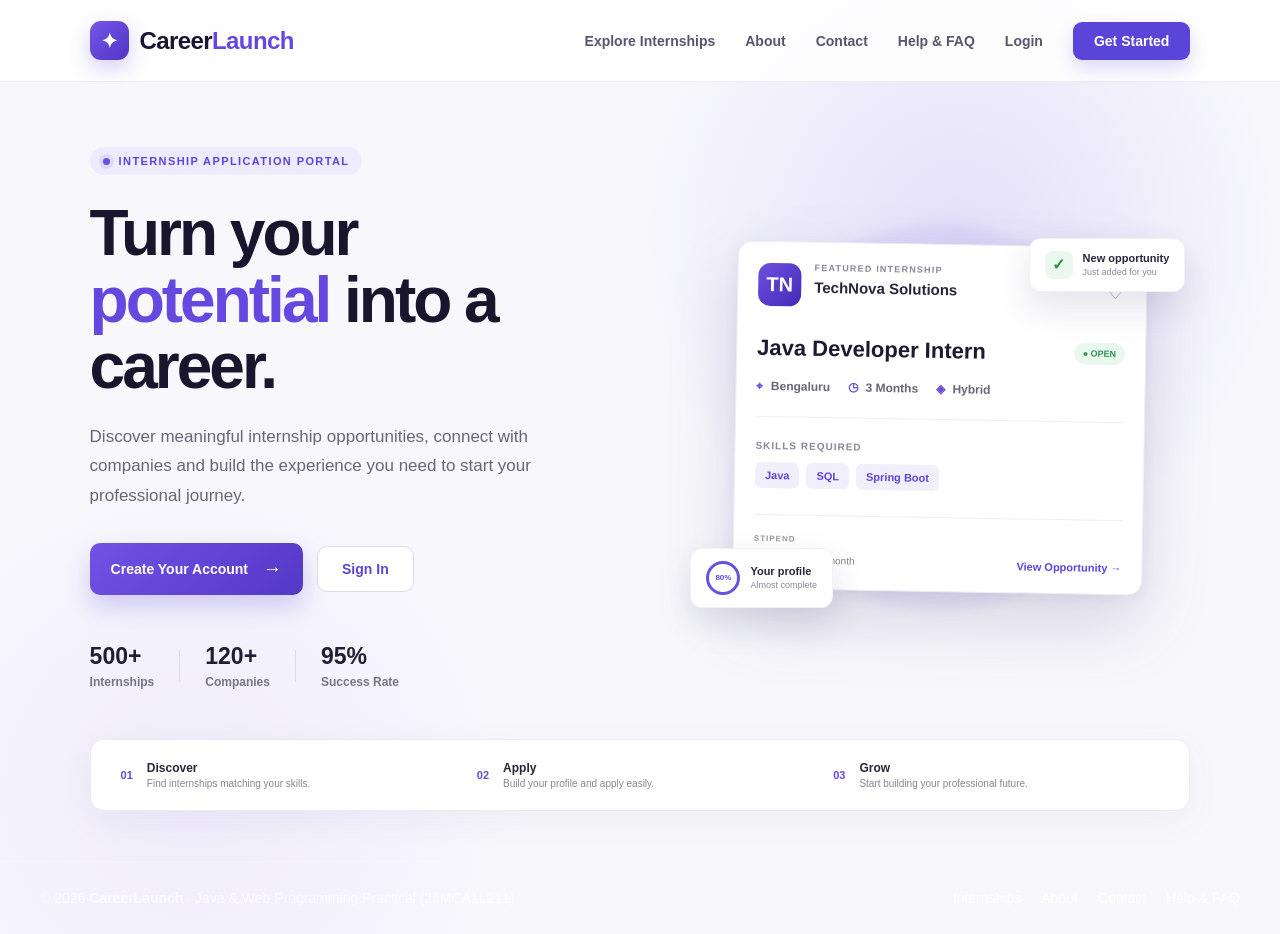
<file: out/web/index.html>
<!DOCTYPE html>
<html lang="en">

<head>
    <meta charset="UTF-8">
    <meta name="viewport" content="width=device-width, initial-scale=1.0">

    <title>CareerLaunch | Internship Portal</title>

    <link rel="stylesheet" href="css/style.css">
</head>

<body>

    <!-- =========================
         LANDING PAGE
         ========================= -->

    <div class="landing-page">

        <!-- Navigation -->
        <header class="landing-nav">

            <a href="index.html" class="landing-brand">
                <span class="landing-brand-icon">✦</span>
                <span>Career<span>Launch</span></span>
            </a>

            <nav class="landing-menu">
                <a href="internships.jsp">Explore Internships</a>
                <a href="about.jsp">About</a>
                <a href="contact.jsp">Contact</a>
                <a href="help.jsp">Help &amp; FAQ</a>
                <a href="login.html">Login</a>

                <a href="register.html" class="landing-register">
                    Get Started
                </a>
            </nav>

        </header>


        <!-- =========================
             HERO SECTION
             ========================= -->

        <main class="landing-hero">

            <div class="landing-hero-content">

                <div class="landing-label">
                    <span class="label-dot"></span>
                    INTERNSHIP APPLICATION PORTAL
                </div>

                <h1>
                    Turn your
                    <span>potential</span>
                    into a career.
                </h1>

                <p class="landing-description">
                    Discover meaningful internship opportunities,
                    connect with companies and build the experience
                    you need to start your professional journey.
                </p>

                <div class="landing-actions">

                    <a href="register.html" class="landing-primary">
                        Create Your Account
                        <span>→</span>
                    </a>

                    <a href="login.html" class="landing-secondary">
                        Sign In
                    </a>

                </div>

                <!-- Stats -->
                <div class="landing-stats">

                    <div class="landing-stat">
                        <strong>500+</strong>
                        <span>Internships</span>
                    </div>

                    <div class="stat-line"></div>

                    <div class="landing-stat">
                        <strong>120+</strong>
                        <span>Companies</span>
                    </div>

                    <div class="stat-line"></div>

                    <div class="landing-stat">
                        <strong>95%</strong>
                        <span>Success Rate</span>
                    </div>

                </div>

            </div>


            <!-- =========================
                 INTERNSHIP PREVIEW
                 ========================= -->

            <div class="landing-visual">

                <div class="visual-glow"></div>

                <div class="internship-card">

                    <div class="card-header">

                        <div class="company-logo">
                            TN
                        </div>

                        <div>
                            <span class="featured-text">
                                FEATURED INTERNSHIP
                            </span>

                            <h3>TechNova Solutions</h3>
                        </div>

                        <span class="save-icon">♡</span>

                    </div>


                    <div class="internship-title">

                        <h2>Java Developer Intern</h2>

                        <span class="open-badge">
                            ● OPEN
                        </span>

                    </div>


                    <div class="internship-info">

                        <div>
                            <span class="info-icon">⌖</span>
                            Bengaluru
                        </div>

                        <div>
                            <span class="info-icon">◷</span>
                            3 Months
                        </div>

                        <div>
                            <span class="info-icon">◈</span>
                            Hybrid
                        </div>

                    </div>


                    <div class="card-divider"></div>


                    <p class="required-title">
                        Skills Required
                    </p>

                    <div class="skill-list">

                        <span>Java</span>
                        <span>SQL</span>
                        <span>Spring Boot</span>

                    </div>


                    <div class="card-footer">

                        <div>
                            <small>STIPEND</small>
                            <strong>₹15,000 <span>/ month</span></strong>
                        </div>

                        <a href="internships.jsp">
                            View Opportunity →
                        </a>

                    </div>

                </div>


                <!-- Floating notification -->

                <div class="floating-card floating-top">

                    <div class="floating-icon">
                        ✓
                    </div>

                    <div>
                        <strong>New opportunity</strong>
                        <span>Just added for you</span>
                    </div>

                </div>


                <!-- Floating application status -->

                <div class="floating-card floating-bottom">

                    <div class="progress-circle">
                        80%
                    </div>

                    <div>
                        <strong>Your profile</strong>
                        <span>Almost complete</span>
                    </div>

                </div>

            </div>

        </main>


        <!-- =========================
             BOTTOM FEATURES
             ========================= -->

        <section class="landing-features" id="opportunities">

            <div class="feature-item">
                <div class="feature-number">01</div>
                <div>
                    <strong>Discover</strong>
                    <span>Find internships matching your skills.</span>
                </div>
            </div>

            <div class="feature-item">
                <div class="feature-number">02</div>
                <div>
                    <strong>Apply</strong>
                    <span>Build your profile and apply easily.</span>
                </div>
            </div>

            <div class="feature-item">
                <div class="feature-number">03</div>
                <div>
                    <strong>Grow</strong>
                    <span>Start building your professional future.</span>
                </div>
            </div>

        </section>


        <!-- =========================
             FOOTER
             ========================= -->

        <footer style="margin-top: 50px; padding: 28px 40px; border-top: 1px solid rgba(255,255,255,0.15); display: flex; flex-wrap: wrap; justify-content: space-between; align-items: center; color: rgba(255,255,255,0.7); font-size: 14px;">
            <div>
                © 2026 <strong>CareerLaunch</strong> · Java &amp; Web Programming Practical (26MCA1L211)
            </div>
            <div style="display: flex; gap: 20px;">
                <a href="internships.jsp" style="color: rgba(255,255,255,0.85); text-decoration: none;">Internships</a>
                <a href="about.jsp" style="color: rgba(255,255,255,0.85); text-decoration: none;">About</a>
                <a href="contact.jsp" style="color: rgba(255,255,255,0.85); text-decoration: none;">Contact</a>
                <a href="help.jsp" style="color: rgba(255,255,255,0.85); text-decoration: none;">Help &amp; FAQ</a>
            </div>
        </footer>

    </div>

</body>
</html>
</file>
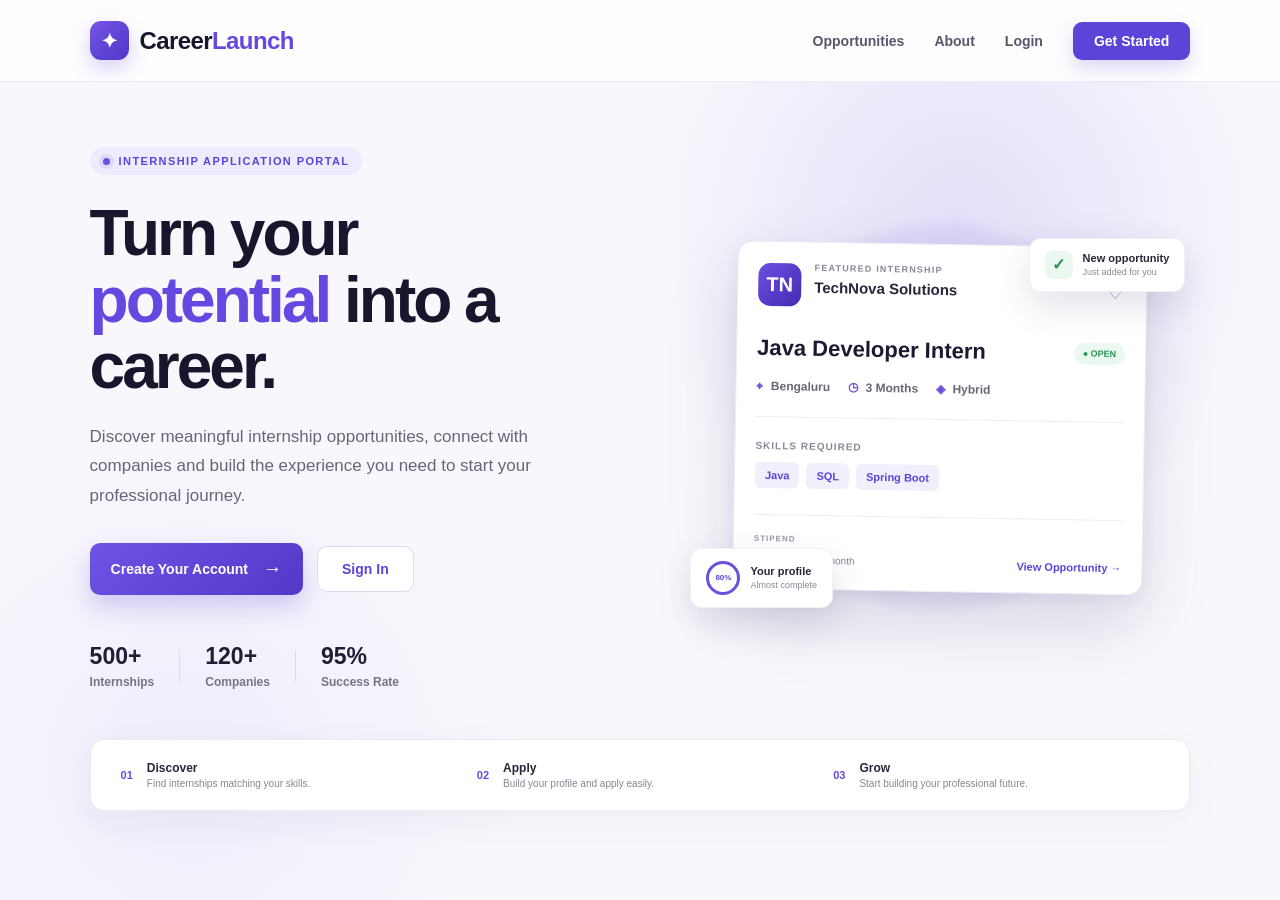
<file: src/web/index.html>
<!DOCTYPE html>
<html lang="en">

<head>
    <meta charset="UTF-8">
    <meta name="viewport" content="width=device-width, initial-scale=1.0">

    <title>CareerLaunch | Internship Portal</title>

    <link rel="stylesheet" href="css/style.css">
</head>

<body>

    <!-- =========================
         LANDING PAGE
         ========================= -->

    <div class="landing-page">

        <!-- Navigation -->
        <header class="landing-nav">

            <a href="index.html" class="landing-brand">
                <span class="landing-brand-icon">✦</span>
                <span>Career<span>Launch</span></span>
            </a>

            <nav class="landing-menu">
                <a href="#opportunities">Opportunities</a>
                <a href="#about">About</a>
                <a href="login.html">Login</a>

                <a href="register.html" class="landing-register">
                    Get Started
                </a>
            </nav>

        </header>


        <!-- =========================
             HERO SECTION
             ========================= -->

        <main class="landing-hero">

            <div class="landing-hero-content">

                <div class="landing-label">
                    <span class="label-dot"></span>
                    INTERNSHIP APPLICATION PORTAL
                </div>

                <h1>
                    Turn your
                    <span>potential</span>
                    into a career.
                </h1>

                <p class="landing-description">
                    Discover meaningful internship opportunities,
                    connect with companies and build the experience
                    you need to start your professional journey.
                </p>

                <div class="landing-actions">

                    <a href="register.html" class="landing-primary">
                        Create Your Account
                        <span>→</span>
                    </a>

                    <a href="login.html" class="landing-secondary">
                        Sign In
                    </a>

                </div>

                <!-- Stats -->
                <div class="landing-stats">

                    <div class="landing-stat">
                        <strong>500+</strong>
                        <span>Internships</span>
                    </div>

                    <div class="stat-line"></div>

                    <div class="landing-stat">
                        <strong>120+</strong>
                        <span>Companies</span>
                    </div>

                    <div class="stat-line"></div>

                    <div class="landing-stat">
                        <strong>95%</strong>
                        <span>Success Rate</span>
                    </div>

                </div>

            </div>


            <!-- =========================
                 INTERNSHIP PREVIEW
                 ========================= -->

            <div class="landing-visual">

                <div class="visual-glow"></div>

                <div class="internship-card">

                    <div class="card-header">

                        <div class="company-logo">
                            TN
                        </div>

                        <div>
                            <span class="featured-text">
                                FEATURED INTERNSHIP
                            </span>

                            <h3>TechNova Solutions</h3>
                        </div>

                        <span class="save-icon">♡</span>

                    </div>


                    <div class="internship-title">

                        <h2>Java Developer Intern</h2>

                        <span class="open-badge">
                            ● OPEN
                        </span>

                    </div>


                    <div class="internship-info">

                        <div>
                            <span class="info-icon">⌖</span>
                            Bengaluru
                        </div>

                        <div>
                            <span class="info-icon">◷</span>
                            3 Months
                        </div>

                        <div>
                            <span class="info-icon">◈</span>
                            Hybrid
                        </div>

                    </div>


                    <div class="card-divider"></div>


                    <p class="required-title">
                        Skills Required
                    </p>

                    <div class="skill-list">

                        <span>Java</span>
                        <span>SQL</span>
                        <span>Spring Boot</span>

                    </div>


                    <div class="card-footer">

                        <div>
                            <small>STIPEND</small>
                            <strong>₹15,000 <span>/ month</span></strong>
                        </div>

                        <a href="login.html">
                            View Opportunity →
                        </a>

                    </div>

                </div>


                <!-- Floating notification -->

                <div class="floating-card floating-top">

                    <div class="floating-icon">
                        ✓
                    </div>

                    <div>
                        <strong>New opportunity</strong>
                        <span>Just added for you</span>
                    </div>

                </div>


                <!-- Floating application status -->

                <div class="floating-card floating-bottom">

                    <div class="progress-circle">
                        80%
                    </div>

                    <div>
                        <strong>Your profile</strong>
                        <span>Almost complete</span>
                    </div>

                </div>

            </div>

        </main>


        <!-- =========================
             BOTTOM FEATURES
             ========================= -->

        <section class="landing-features" id="opportunities">

            <div class="feature-item">
                <div class="feature-number">01</div>
                <div>
                    <strong>Discover</strong>
                    <span>Find internships matching your skills.</span>
                </div>
            </div>

            <div class="feature-item">
                <div class="feature-number">02</div>
                <div>
                    <strong>Apply</strong>
                    <span>Build your profile and apply easily.</span>
                </div>
            </div>

            <div class="feature-item">
                <div class="feature-number">03</div>
                <div>
                    <strong>Grow</strong>
                    <span>Start building your professional future.</span>
                </div>
            </div>

        </section>

    </div>

</body>
</html>
</file>
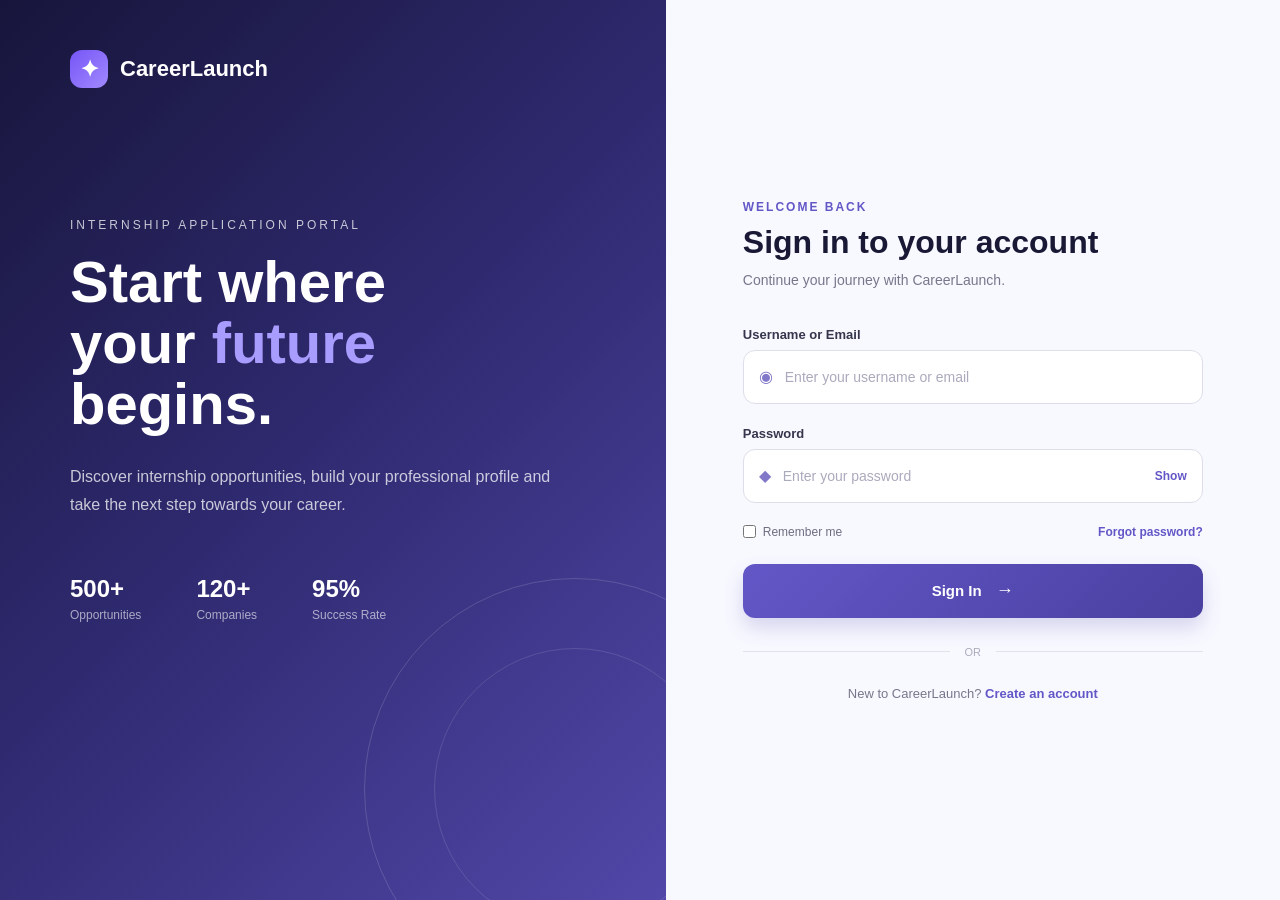
<file: out/web/login.html>
<!DOCTYPE html>
<html lang="en">
<head>
    <meta charset="UTF-8">
    <meta name="viewport" content="width=device-width, initial-scale=1.0">
    <meta http-equiv="Cache-Control" content="no-cache, no-store, must-revalidate">
    <meta http-equiv="Pragma" content="no-cache">
    <meta http-equiv="Expires" content="0">
    <title>CareerLaunch | Login</title>

    <link rel="stylesheet" href="css/style.css">
</head>

<body>

    <div class="login-container">

        <!-- Left Career Section -->
        <div class="career-section">

            <div class="brand">
                <div class="brand-icon">✦</div>
                <span>CareerLaunch</span>
            </div>

            <div class="career-content">
                <p class="small-title">INTERNSHIP APPLICATION PORTAL</p>

                <h1>
                    Start where<br>
                    your <span>future</span><br>
                    begins.
                </h1>

                <p class="description">
                    Discover internship opportunities, build your
                    professional profile and take the next step
                    towards your career.
                </p>

                <div class="career-stats">
                    <div>
                        <strong>500+</strong>
                        <span>Opportunities</span>
                    </div>

                    <div>
                        <strong>120+</strong>
                        <span>Companies</span>
                    </div>

                    <div>
                        <strong>95%</strong>
                        <span>Success Rate</span>
                    </div>
                </div>
            </div>

        </div>


        <!-- Login Section -->
        <div class="login-section">

            <div class="login-card">

                <div class="welcome">
                    <p>WELCOME BACK</p>

                    <h2>Sign in to your account</h2>

                    <span>
                        Continue your journey with CareerLaunch.
                    </span>
                </div>

                <!-- Server Feedback Notification Banners -->
                <div id="serverSuccessMessage" style="display: none; background: #dcfce7; color: #166534; border: 1px solid #86efac; padding: 12px 16px; border-radius: 8px; margin-bottom: 20px; font-size: 14px; font-weight: 600;"></div>
                <div id="serverErrorMessage" style="display: none; background: #fee2e2; color: #b91c1c; border: 1px solid #f87171; padding: 12px 16px; border-radius: 8px; margin-bottom: 20px; font-size: 14px; font-weight: 600;"></div>
                <div id="serverLogoutMessage" style="display: none; background: #eff6ff; color: #1e40af; border: 1px solid #93c5fd; padding: 12px 16px; border-radius: 8px; margin-bottom: 20px; font-size: 14px; font-weight: 600;"></div>

                <form id="loginForm" action="LoginServlet" method="POST">

                    <!-- Username -->
                    <div class="input-group">
                        <label for="username">Username or Email</label>

                        <div class="input-box">
                            <span class="input-icon">◉</span>

                            <input
                                type="text"
                                id="username"
                                name="username"
                                placeholder="Enter your username or email"
                            >
                        </div>

                        <small id="usernameError"></small>
                    </div>


                    <!-- Password -->
                    <div class="input-group">
                        <label for="password">Password</label>

                        <div class="input-box">
                            <span class="input-icon">◆</span>

                            <input
                                type="password"
                                id="password"
                                name="password"
                                placeholder="Enter your password"
                            >

                            <button
                                type="button"
                                class="show-password"
                                onclick="togglePassword()">
                                Show
                            </button>
                        </div>

                        <small id="passwordError"></small>
                    </div>


                    <!-- Options -->
                    <div class="login-options">

                        <label class="remember">
                            <input type="checkbox">
                            <span>Remember me</span>
                        </label>

                        <a href="#">Forgot password?</a>

                    </div>


                    <!-- Login Button -->
                    <button type="submit" class="login-button">
                        Sign In
                        <span>→</span>
                    </button>

                </form>


                <div class="divider">
                    <span>OR</span>
                </div>


                <p class="register-link">
                    New to CareerLaunch?
                    <a href="register.html">Create an account</a>
                </p>

            </div>

        </div>

    </div>


    <script src="js/validation.js"></script>

</body>
</html>
</file>
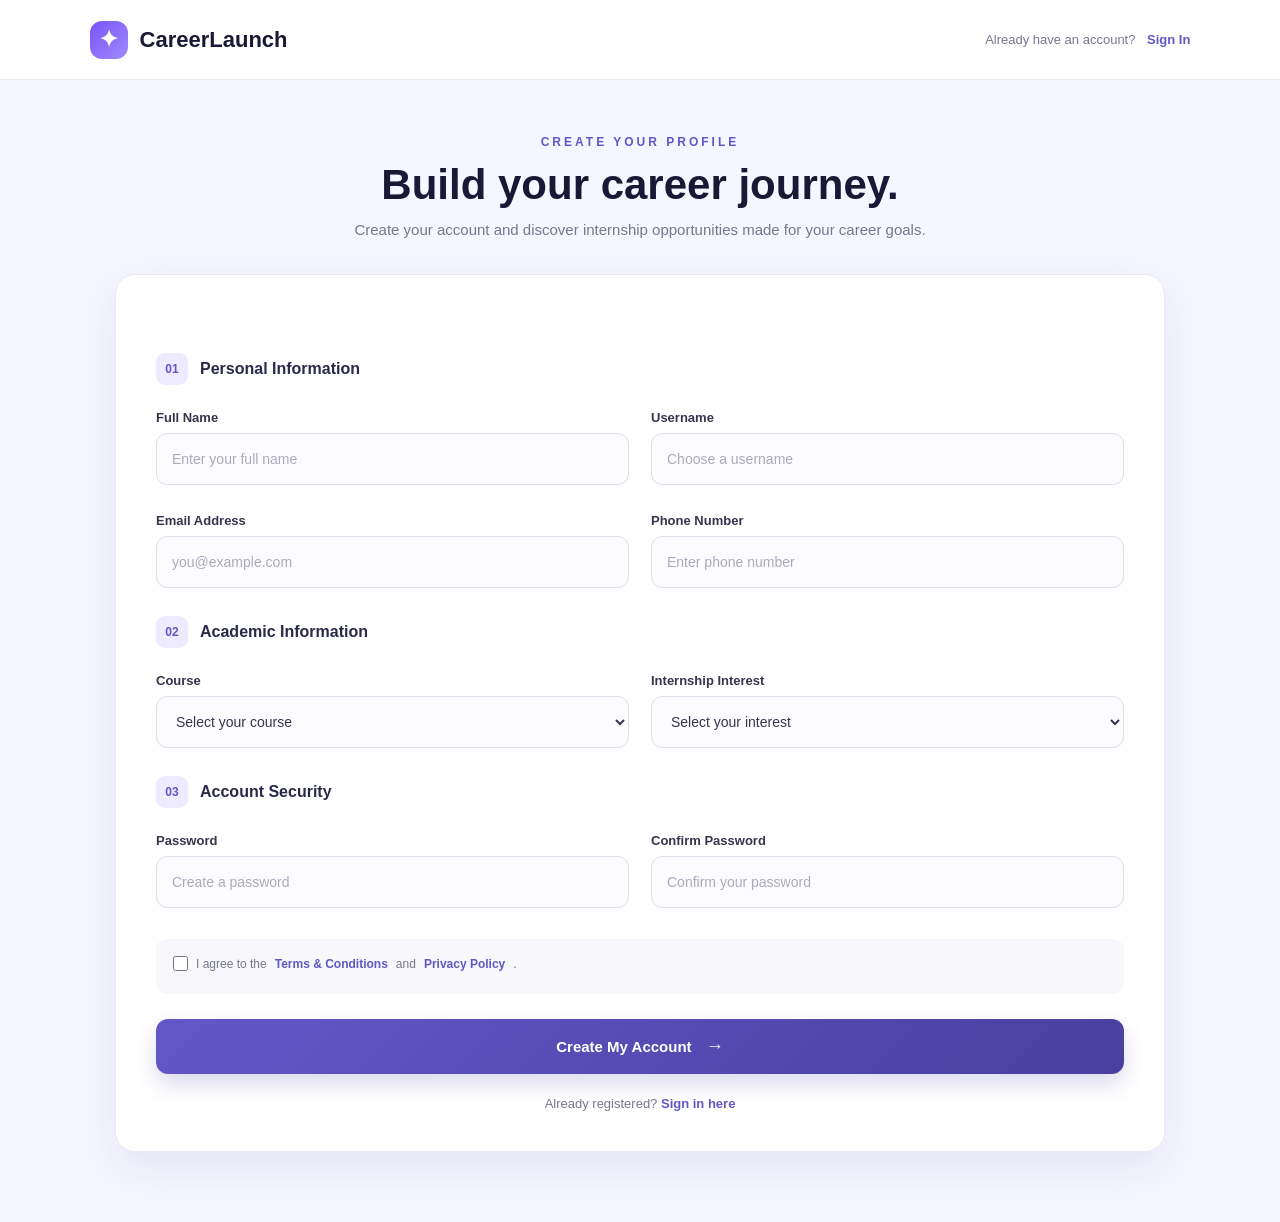
<file: out/web/register.html>
<!DOCTYPE html>
<html lang="en">

<head>
    <meta charset="UTF-8">
    <meta name="viewport" content="width=device-width, initial-scale=1.0">

    <title>CareerLaunch | Create Account</title>

    <link rel="stylesheet" href="css/style.css">
</head>

<body>

    <div class="register-page">

        <!-- Header -->
        <header class="register-header">

            <div class="brand">
                <div class="brand-icon">✦</div>
                <span>CareerLaunch</span>
            </div>

            <div class="login-text">
                Already have an account?
                <a href="login.html">Sign In</a>
            </div>

        </header>


        <!-- Registration Content -->
        <main class="register-container">

            <div class="register-heading">

                <p>CREATE YOUR PROFILE</p>

                <h1>Build your career journey.</h1>

                <span>
                    Create your account and discover internship
                    opportunities made for your career goals.
                </span>

            </div>


            <div class="register-card">

                <form id="registerForm" action="RegisterServlet" method="POST">

                    <!-- Server Error Notice Banner -->
                    <div id="serverErrorMessage" style="display: none; background: #fee2e2; color: #b91c1c; border: 1px solid #f87171; padding: 12px 16px; border-radius: 8px; margin-bottom: 20px; font-size: 14px; font-weight: 600;"></div>

                    <!-- Personal Information -->
                    <div class="section-title">
                        <span>01</span>
                        Personal Information
                    </div>


                    <div class="form-row">

                        <div class="input-group">

                            <label for="fullName">
                                Full Name
                            </label>

                            <input
                                type="text"
                                id="fullName"
                                name="fullName"
                                placeholder="Enter your full name"
                            >

                            <small id="fullNameError"></small>

                        </div>


                        <div class="input-group">

                            <label for="username">
                                Username
                            </label>

                            <input
                                type="text"
                                id="registerUsername"
                                name="username"
                                placeholder="Choose a username"
                            >

                            <small id="registerUsernameError"></small>

                        </div>

                    </div>


                    <div class="form-row">

                        <div class="input-group">

                            <label for="email">
                                Email Address
                            </label>

                            <input
                                type="email"
                                id="registerEmail"
                                name="email"
                                placeholder="you@example.com"
                            >

                            <small id="emailError"></small>

                        </div>


                        <div class="input-group">

                            <label for="phone">
                                Phone Number
                            </label>

                            <input
                                type="tel"
                                id="phone"
                                name="phone"
                                placeholder="Enter phone number"
                            >

                            <small id="phoneError"></small>

                        </div>

                    </div>


                    <!-- Academic Information -->
                    <div class="section-title">
                        <span>02</span>
                        Academic Information
                    </div>


                    <div class="form-row">

                        <div class="input-group">

                            <label for="course">
                                Course
                            </label>

                            <select id="course" name="course">

                                <option value="">
                                    Select your course
                                </option>

                                <option value="MCA">
                                    MCA
                                </option>

                                <option value="BCA">
                                    BCA
                                </option>

                                <option value="BTech">
                                    B.Tech
                                </option>

                                <option value="MSc">
                                    M.Sc
                                </option>

                                <option value="Other">
                                    Other
                                </option>

                            </select>

                            <small id="courseError"></small>

                        </div>


                        <div class="input-group">

                            <label for="interest">
                                Internship Interest
                            </label>

                            <select id="interest" name="interest">

                                <option value="">
                                    Select your interest
                                </option>

                                <option value="Java Development">
                                    Java Development
                                </option>

                                <option value="Web Development">
                                    Web Development
                                </option>

                                <option value="Data Science">
                                    Data Science
                                </option>

                                <option value="Cyber Security">
                                    Cyber Security
                                </option>

                                <option value="AI & ML">
                                    AI & ML
                                </option>

                            </select>

                        </div>

                    </div>


                    <!-- Account Security -->
                    <div class="section-title">
                        <span>03</span>
                        Account Security
                    </div>


                    <div class="form-row">

                        <div class="input-group">

                            <label for="registerPassword">
                                Password
                            </label>

                            <input
                                type="password"
                                id="registerPassword"
                                name="password"
                                placeholder="Create a password"
                            >

                            <small id="registerPasswordError"></small>

                        </div>


                        <div class="input-group">

                            <label for="confirmPassword">
                                Confirm Password
                            </label>

                            <input
                                type="password"
                                id="confirmPassword"
                                name="confirmPassword"
                                placeholder="Confirm your password"
                            >

                            <small id="confirmPasswordError"></small>

                        </div>

                    </div>


                    <!-- Terms -->
                    <div class="terms">

                        <label>

                            <input
                                type="checkbox"
                                id="terms"
                                name="terms"
                                value="agree"
                            >

                            I agree to the
                            <a href="#">Terms & Conditions</a>
                            and
                            <a href="#">Privacy Policy</a>.

                        </label>

                        <small id="termsError"></small>

                    </div>


                    <!-- Submit -->
                    <button
                        type="submit"
                        class="register-button">

                        Create My Account
                        <span>→</span>

                    </button>


                    <p class="bottom-login">

                        Already registered?

                        <a href="login.html">
                            Sign in here
                        </a>

                    </p>

                </form>

            </div>

        </main>

    </div>


    <script src="js/validation.js"></script>

</body>

</html>
</file>
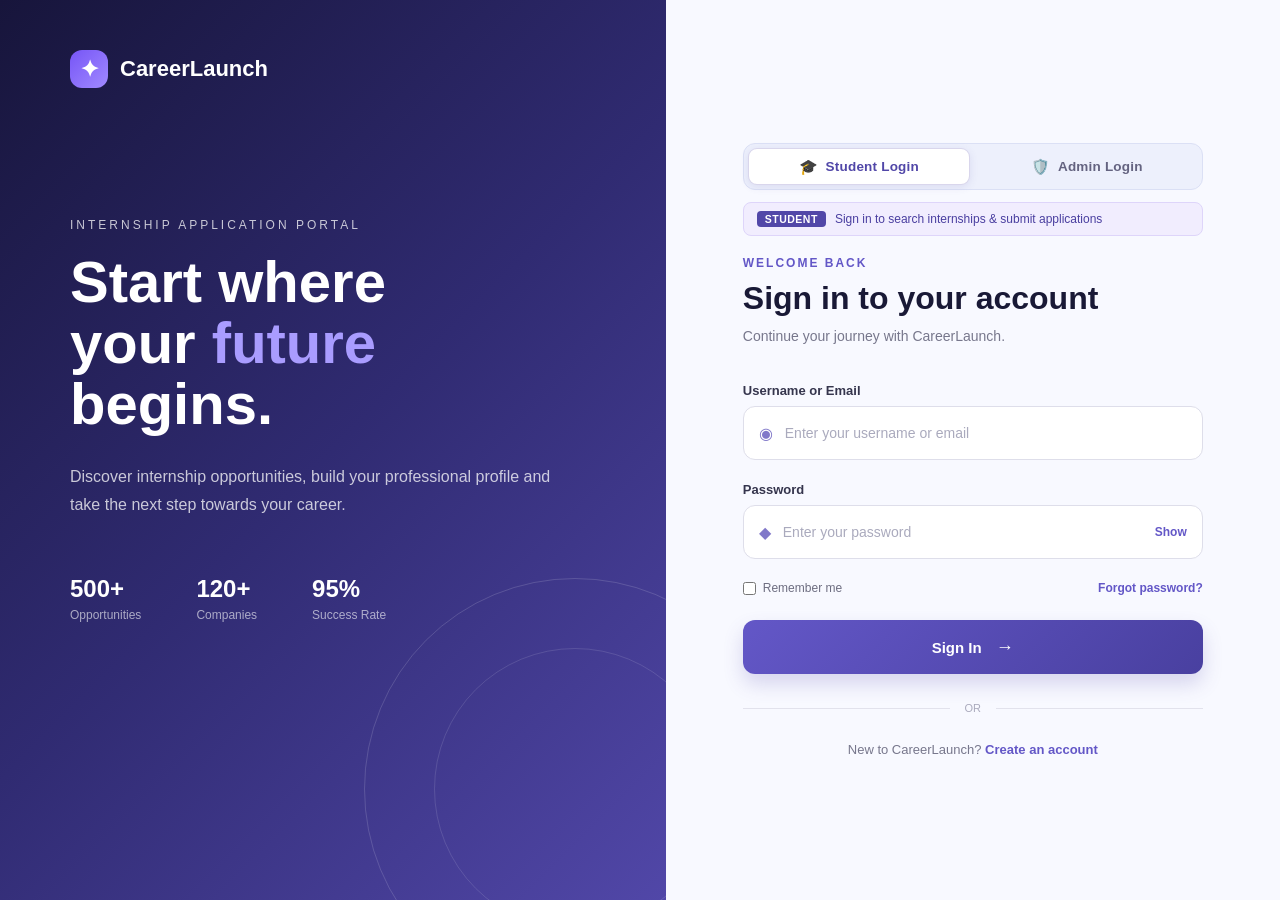
<file: src/web/login.html>
<!DOCTYPE html>
<html lang="en">
<head>
    <meta charset="UTF-8">
    <meta name="viewport" content="width=device-width, initial-scale=1.0">
    <meta http-equiv="Cache-Control" content="no-cache, no-store, must-revalidate">
    <meta http-equiv="Pragma" content="no-cache">
    <meta http-equiv="Expires" content="0">
    <title>CareerLaunch | Login</title>

    <link rel="stylesheet" href="css/style.css">
</head>

<body>

    <div class="login-container">

        <!-- Left Career Section -->
        <div class="career-section">

            <div class="brand">
                <div class="brand-icon">✦</div>
                <span>CareerLaunch</span>
            </div>

            <div class="career-content">
                <p class="small-title">INTERNSHIP APPLICATION PORTAL</p>

                <h1>
                    Start where<br>
                    your <span>future</span><br>
                    begins.
                </h1>

                <p class="description">
                    Discover internship opportunities, build your
                    professional profile and take the next step
                    towards your career.
                </p>

                <div class="career-stats">
                    <div>
                        <strong>500+</strong>
                        <span>Opportunities</span>
                    </div>

                    <div>
                        <strong>120+</strong>
                        <span>Companies</span>
                    </div>

                    <div>
                        <strong>95%</strong>
                        <span>Success Rate</span>
                    </div>
                </div>
            </div>

        </div>


        <!-- Login Section -->
        <div class="login-section">

            <div class="login-card">

                <!-- Compact Student / Admin Choice Box -->
                <div class="role-selector-container">
                    <div class="role-selector-box" role="tablist" aria-label="Portal Role Selection">
                        <button type="button" id="roleBtnStudent" class="role-tab active student" onclick="selectLoginRole('STUDENT')" role="tab" aria-selected="true" title="Student Portal Sign In">
                            <span class="role-tab-icon">🎓</span>
                            <span class="role-tab-title">Student Login</span>
                        </button>
                        <button type="button" id="roleBtnAdmin" class="role-tab admin" onclick="selectLoginRole('ADMIN')" role="tab" aria-selected="false" title="Administrator Portal Sign In">
                            <span class="role-tab-icon">🛡️</span>
                            <span class="role-tab-title">Admin Login</span>
                        </button>
                    </div>
                </div>

                <!-- Distinct Role Indicator Badge -->
                <div id="roleIndicator" class="role-indicator student">
                    <span class="role-indicator-badge" id="roleIndicatorBadge">STUDENT</span>
                    <span id="roleIndicatorMsg" class="role-indicator-msg">Sign in to search internships &amp; submit applications</span>
                </div>

                <div class="welcome">
                    <p id="welcomePretitle">WELCOME BACK</p>

                    <h2 id="welcomeTitle">Sign in to your account</h2>

                    <span id="welcomeSubtitle">
                        Continue your journey with CareerLaunch.
                    </span>
                </div>

                <!-- Server Feedback Notification Banners -->
                <div id="serverSuccessMessage" style="display: none; background: #dcfce7; color: #166534; border: 1px solid #86efac; padding: 12px 16px; border-radius: 8px; margin-bottom: 20px; font-size: 14px; font-weight: 600;"></div>
                <div id="serverErrorMessage" style="display: none; background: #fee2e2; color: #b91c1c; border: 1px solid #f87171; padding: 12px 16px; border-radius: 8px; margin-bottom: 20px; font-size: 14px; font-weight: 600;"></div>
                <div id="serverLogoutMessage" style="display: none; background: #eff6ff; color: #1e40af; border: 1px solid #93c5fd; padding: 12px 16px; border-radius: 8px; margin-bottom: 20px; font-size: 14px; font-weight: 600;"></div>

                <form id="loginForm" action="LoginServlet" method="POST">

                    <!-- Username -->
                    <div class="input-group">
                        <label for="username" id="usernameLabel">Username or Email</label>

                        <div class="input-box">
                            <span class="input-icon">◉</span>

                            <input
                                type="text"
                                id="username"
                                name="username"
                                placeholder="Enter your username or email"
                                autocomplete="username"
                                required
                            >
                        </div>

                        <small id="usernameError"></small>
                    </div>


                    <!-- Password -->
                    <div class="input-group">
                        <label for="password">Password</label>

                        <div class="input-box">
                            <span class="input-icon">◆</span>

                            <input
                                type="password"
                                id="password"
                                name="password"
                                placeholder="Enter your password"
                                autocomplete="current-password"
                                required
                            >

                            <button
                                type="button"
                                class="show-password"
                                onclick="togglePassword()">
                                Show
                            </button>
                        </div>

                        <small id="passwordError"></small>
                    </div>


                    <!-- Options -->
                    <div class="login-options">

                        <label class="remember">
                            <input type="checkbox" name="remember">
                            <span>Remember me</span>
                        </label>

                        <a href="#" onclick="alert('Please contact your administrator or portal support to reset your password.'); return false;">Forgot password?</a>

                    </div>


                    <!-- Login Button -->
                    <button type="submit" id="submitLoginBtn" class="login-button">
                        Sign In
                        <span>→</span>
                    </button>

                </form>


                <div class="divider">
                    <span>OR</span>
                </div>


                <p class="register-link" id="registerPrompt">
                    New to CareerLaunch?
                    <a href="register.html">Create an account</a>
                </p>

            </div>

        </div>

    </div>


    <script src="js/validation.js"></script>
    <script>
        function selectLoginRole(role) {
            var btnStudent = document.getElementById('roleBtnStudent');
            var btnAdmin = document.getElementById('roleBtnAdmin');
            var indicator = document.getElementById('roleIndicator');
            var badge = document.getElementById('roleIndicatorBadge');
            var msg = document.getElementById('roleIndicatorMsg');
            var pretitle = document.getElementById('welcomePretitle');
            var title = document.getElementById('welcomeTitle');
            var subtitle = document.getElementById('welcomeSubtitle');
            var userLabel = document.getElementById('usernameLabel');
            var userInput = document.getElementById('username');
            var submitBtn = document.getElementById('submitLoginBtn');

            if (!btnStudent || !btnAdmin || !indicator) return;

            if (role === 'ADMIN') {
                btnStudent.className = 'role-tab';
                btnStudent.setAttribute('aria-selected', 'false');
                btnAdmin.className = 'role-tab active admin';
                btnAdmin.setAttribute('aria-selected', 'true');

                indicator.className = 'role-indicator admin';
                if (badge) badge.textContent = 'ADMIN';
                if (msg) msg.textContent = 'Administrator Console · Enter credentials for portal management';

                if (pretitle) pretitle.textContent = 'ADMINISTRATIVE ACCESS';
                if (title) title.textContent = 'Admin Sign In';
                if (subtitle) subtitle.textContent = 'Secure management portal for internships, applications, and reviews.';

                if (userLabel) userLabel.textContent = 'Admin Username or Email';
                if (userInput) {
                    userInput.placeholder = 'Enter admin username or email';
                    userInput.focus();
                }
                if (submitBtn) submitBtn.innerHTML = 'Sign In as Admin <span>→</span>';
            } else {
                btnStudent.className = 'role-tab active student';
                btnStudent.setAttribute('aria-selected', 'true');
                btnAdmin.className = 'role-tab admin';
                btnAdmin.setAttribute('aria-selected', 'false');

                indicator.className = 'role-indicator student';
                if (badge) badge.textContent = 'STUDENT';
                if (msg) msg.textContent = 'Student Portal · Search internships & submit applications';

                if (pretitle) pretitle.textContent = 'WELCOME BACK';
                if (title) title.textContent = 'Sign in to your account';
                if (subtitle) subtitle.textContent = 'Continue your journey with CareerLaunch.';

                if (userLabel) userLabel.textContent = 'Username or Email';
                if (userInput) userInput.placeholder = 'Enter your username or email';
                if (submitBtn) submitBtn.innerHTML = 'Sign In <span>→</span>';
            }
        }

        window.addEventListener('DOMContentLoaded', function () {
            var params = new URLSearchParams(window.location.search);
            if (params.get('role') === 'admin') {
                selectLoginRole('ADMIN');
            }
        });
    </script>
</body>
</html>
</file>
<file: out/web/css/style.css>
* {
    margin: 0;
    padding: 0;
    box-sizing: border-box;
    font-family: "Segoe UI", Arial, sans-serif;
}

body {
    min-height: 100vh;
    background: #eef2ff;
}

/* Main Layout */
.login-container {
    min-height: 100vh;
    display: flex;
}

/* Left Section */
.career-section {
    width: 52%;
    padding: 50px 70px;
    color: white;
    background: linear-gradient(135deg, #17153b, #302b72, #5147a8);
    position: relative;
    overflow: hidden;
}

.career-section::before {
    content: "";
    position: absolute;
    width: 420px;
    height: 420px;
    border-radius: 50%;
    border: 1px solid rgba(255,255,255,0.15);
    right: -120px;
    bottom: -100px;
}

.career-section::after {
    content: "";
    position: absolute;
    width: 280px;
    height: 280px;
    border-radius: 50%;
    border: 1px solid rgba(255,255,255,0.12);
    right: -50px;
    bottom: -30px;
}

/* Brand */
.brand {
    display: flex;
    align-items: center;
    gap: 12px;
    font-size: 22px;
    font-weight: 700;
    position: relative;
    z-index: 2;
}

.brand-icon {
    width: 38px;
    height: 38px;
    border-radius: 12px;
    display: flex;
    align-items: center;
    justify-content: center;
    background: white;
    color: #5147a8;
    font-size: 22px;
}

/* Career Content */
.career-content {
    position: relative;
    z-index: 2;
    margin-top: 130px;
    max-width: 570px;
}

.small-title {
    font-size: 12px;
    letter-spacing: 3px;
    opacity: 0.75;
    margin-bottom: 20px;
}

.career-content h1 {
    font-size: 58px;
    line-height: 1.05;
    font-weight: 700;
    margin-bottom: 28px;
}

.career-content h1 span {
    color: #a99cff;
}

.description {
    max-width: 500px;
    font-size: 16px;
    line-height: 1.8;
    color: rgba(255,255,255,0.75);
}

/* Statistics */
.career-stats {
    display: flex;
    gap: 55px;
    margin-top: 55px;
}

.career-stats div {
    display: flex;
    flex-direction: column;
    gap: 5px;
}

.career-stats strong {
    font-size: 24px;
}

.career-stats span {
    font-size: 12px;
    color: rgba(255,255,255,0.6);
}

/* Login Section */
.login-section {
    width: 48%;
    display: flex;
    align-items: center;
    justify-content: center;
    padding: 40px;
    background: #f8f9ff;
}

.login-card {
    width: 100%;
    max-width: 460px;
}

/* Welcome */
.welcome p {
    color: #6357c7;
    font-size: 12px;
    font-weight: 700;
    letter-spacing: 2px;
    margin-bottom: 10px;
}

.welcome h2 {
    font-size: 32px;
    color: #191936;
    margin-bottom: 10px;
}

.welcome span {
    color: #77778c;
    font-size: 14px;
}

/* Form */
form {
    margin-top: 38px;
}

.input-group {
    margin-bottom: 22px;
}

.input-group label {
    display: block;
    color: #35354d;
    font-size: 13px;
    font-weight: 600;
    margin-bottom: 8px;
}

.input-box {
    height: 54px;
    display: flex;
    align-items: center;
    border: 1px solid #dedeea;
    border-radius: 12px;
    background: white;
    padding: 0 15px;
    transition: 0.3s;
}

.input-box:focus-within {
    border-color: #6357c7;
    box-shadow: 0 0 0 4px rgba(99,87,199,0.1);
}

.input-icon {
    color: #8178c9;
    margin-right: 12px;
}

.input-box input {
    flex: 1;
    border: none;
    outline: none;
    font-size: 14px;
    color: #33334a;
}

.input-box input::placeholder {
    color: #aaaabd;
}

.show-password {
    border: none;
    background: none;
    color: #6357c7;
    font-size: 12px;
    font-weight: 600;
    cursor: pointer;
}

.input-group small {
    display: block;
    margin-top: 6px;
    color: #d64545;
    font-size: 11px;
}

/* Login Options */
.login-options {
    display: flex;
    justify-content: space-between;
    align-items: center;
    margin: 5px 0 25px;
    font-size: 12px;
}

.remember {
    display: flex;
    align-items: center;
    gap: 7px;
    color: #6d6d80;
}

.login-options a {
    color: #6357c7;
    text-decoration: none;
    font-weight: 600;
}

/* Login Button */
.login-button {
    width: 100%;
    height: 54px;
    border: none;
    border-radius: 12px;
    background: linear-gradient(135deg, #6357c7, #4940a0);
    color: white;
    font-size: 15px;
    font-weight: 600;
    cursor: pointer;
    transition: 0.3s;
    box-shadow: 0 10px 20px rgba(81,71,168,0.2);
}

.login-button span {
    margin-left: 10px;
    font-size: 18px;
}

.login-button:hover {
    transform: translateY(-2px);
    box-shadow: 0 14px 25px rgba(81,71,168,0.3);
}

/* Divider */
.divider {
    display: flex;
    align-items: center;
    gap: 15px;
    margin: 28px 0;
    color: #aaaabd;
    font-size: 11px;
}

.divider::before,
.divider::after {
    content: "";
    height: 1px;
    flex: 1;
    background: #e2e2ec;
}

/* Register */
.register-link {
    text-align: center;
    font-size: 13px;
    color: #77778c;
}

.register-link a {
    color: #6357c7;
    font-weight: 700;
    text-decoration: none;
}

/* Responsive */
@media (max-width: 900px) {

    .login-container {
        flex-direction: column;
    }

    .career-section,
    .login-section {
        width: 100%;
    }

    .career-section {
        padding: 35px;
    }

    .career-content {
        margin-top: 70px;
    }

    .career-content h1 {
        font-size: 42px;
    }

    .login-section {
        padding: 50px 25px;
    }
}
/* ================================
   REGISTRATION PAGE
================================ */

.register-page {
    min-height: 100vh;
    background: #f5f6ff;
    color: #191936;
}

/* Header */

.register-header {
    height: 80px;
    padding: 0 7%;
    display: flex;
    align-items: center;
    justify-content: space-between;
    background: white;
    border-bottom: 1px solid #e8e8f1;
}

.login-text {
    font-size: 13px;
    color: #77778c;
}

.login-text a {
    margin-left: 8px;
    color: #6357c7;
    font-weight: 700;
    text-decoration: none;
}

/* Main Registration Area */

.register-container {
    width: 90%;
    max-width: 1050px;
    margin: auto;
    padding: 55px 0 70px;
}

/* Heading */

.register-heading {
    text-align: center;
    margin-bottom: 35px;
}

.register-heading p {
    color: #6357c7;
    font-size: 12px;
    font-weight: 700;
    letter-spacing: 3px;
    margin-bottom: 12px;
}

.register-heading h1 {
    font-size: 42px;
    margin-bottom: 12px;
}

.register-heading span {
    color: #77778c;
    font-size: 15px;
}

/* Registration Card */

.register-card {
    background: white;
    border-radius: 20px;
    padding: 40px;
    box-shadow: 0 15px 45px rgba(45, 42, 100, 0.08);
    border: 1px solid #e8e8f2;
}

/* Section Title */

.section-title {
    display: flex;
    align-items: center;
    gap: 12px;
    margin: 10px 0 25px;
    color: #29294a;
    font-size: 16px;
    font-weight: 700;
}

.section-title span {
    width: 32px;
    height: 32px;
    display: flex;
    align-items: center;
    justify-content: center;
    border-radius: 9px;
    background: #eeeaff;
    color: #6357c7;
    font-size: 12px;
}

/* Form Row */

.form-row {
    display: grid;
    grid-template-columns: 1fr 1fr;
    gap: 22px;
    margin-bottom: 22px;
}

/* Registration Inputs */

.register-card .input-group {
    margin-bottom: 0;
}

.register-card .input-group label {
    display: block;
    color: #35354d;
    font-size: 13px;
    font-weight: 600;
    margin-bottom: 8px;
}

.register-card input,
.register-card select {
    width: 100%;
    height: 52px;
    padding: 0 15px;
    border: 1px solid #dedeea;
    border-radius: 11px;
    outline: none;
    background: #fcfcff;
    color: #35354d;
    font-size: 14px;
    transition: 0.3s;
}

.register-card input:focus,
.register-card select:focus {
    border-color: #6357c7;
    box-shadow: 0 0 0 4px rgba(99, 87, 199, 0.1);
    background: white;
}

.register-card input::placeholder {
    color: #aaaabd;
}

/* Error Messages */

.register-card small {
    display: block;
    margin-top: 6px;
    color: #d64545;
    font-size: 11px;
}

/* Terms */

.terms {
    margin: 25px 0;
    padding: 17px;
    background: #f7f7fc;
    border-radius: 11px;
    font-size: 12px;
    color: #77778c;
}

.terms label {
    display: flex;
    align-items: center;
    gap: 8px;
}

.terms input {
    width: 15px;
    height: 15px;
}

.terms a {
    color: #6357c7;
    font-weight: 600;
    text-decoration: none;
}

/* Register Button */

.register-button {
    width: 100%;
    height: 55px;
    border: none;
    border-radius: 12px;
    background: linear-gradient(135deg, #6357c7, #4940a0);
    color: white;
    font-size: 15px;
    font-weight: 600;
    cursor: pointer;
    transition: 0.3s;
    box-shadow: 0 10px 22px rgba(81, 71, 168, 0.2);
}

.register-button span {
    margin-left: 10px;
    font-size: 18px;
}

.register-button:hover {
    transform: translateY(-2px);
    box-shadow: 0 14px 28px rgba(81, 71, 168, 0.3);
}

/* Bottom Login */

.bottom-login {
    text-align: center;
    margin-top: 22px;
    color: #77778c;
    font-size: 13px;
}

.bottom-login a {
    color: #6357c7;
    font-weight: 700;
    text-decoration: none;
}


/* Responsive Registration */

@media (max-width: 700px) {

    .register-header {
        padding: 0 25px;
    }

    .login-text {
        display: none;
    }

    .register-container {
        width: 94%;
        padding-top: 35px;
    }

    .register-heading h1 {
        font-size: 32px;
    }

    .register-card {
        padding: 25px;
    }

    .form-row {
        grid-template-columns: 1fr;
        gap: 18px;
    }
}
/* =========================================================
   CAREERLAUNCH LANDING PAGE
   ========================================================= */

.landing-page {
    min-height: 100vh;
    background:
        radial-gradient(circle at 75% 25%, rgba(113, 86, 235, 0.15), transparent 28%),
        radial-gradient(circle at 15% 85%, rgba(139, 92, 246, 0.08), transparent 25%),
        #f8f8fc;
    color: #17152b;
    overflow: hidden;
}


/* =========================================================
   NAVIGATION
   ========================================================= */

.landing-nav {
    height: 82px;
    padding: 0 7%;
    display: flex;
    align-items: center;
    justify-content: space-between;

    background: rgba(255, 255, 255, 0.88);
    border-bottom: 1px solid rgba(30, 25, 70, 0.07);

    position: relative;
    z-index: 10;
}

.landing-brand {
    display: flex;
    align-items: center;
    gap: 11px;

    text-decoration: none;
    color: #19162f;

    font-size: 24px;
    font-weight: 800;
    letter-spacing: -0.6px;
}

.landing-brand > span:last-child > span {
    color: #6548df;
}

.landing-brand-icon {
    width: 39px;
    height: 39px;

    display: flex;
    align-items: center;
    justify-content: center;

    background: linear-gradient(135deg, #7656e8, #5035c5);
    color: white;

    border-radius: 11px;

    font-size: 20px;

    box-shadow: 0 8px 20px rgba(91, 69, 217, 0.25);
}

.landing-menu {
    display: flex;
    align-items: center;
    gap: 30px;
}

.landing-menu a {
    text-decoration: none;
    color: #59566b;
    font-size: 14px;
    font-weight: 600;

    transition: 0.25s ease;
}

.landing-menu a:hover {
    color: #5b45d9;
}

.landing-menu .landing-register {
    padding: 11px 21px;

    color: white;

    background: #5b45d9;

    border-radius: 9px;

    box-shadow: 0 8px 18px rgba(91, 69, 217, 0.2);
}

.landing-menu .landing-register:hover {
    color: white;
    background: #4934bd;
    transform: translateY(-1px);
}


/* =========================================================
   HERO
   ========================================================= */

.landing-hero {
    width: 86%;
    max-width: 1320px;

    min-height: 600px;

    margin: 0 auto;

    display: flex;
    align-items: center;
    justify-content: space-between;

    gap: 80px;

    padding: 65px 0 50px;
}


/* =========================================================
   HERO CONTENT
   ========================================================= */

.landing-hero-content {
    flex: 1;
    max-width: 610px;
}

.landing-label {
    display: inline-flex;
    align-items: center;
    gap: 9px;

    padding: 8px 13px;

    background: #eeebff;
    color: #5b45d9;

    border-radius: 30px;

    font-size: 11px;
    font-weight: 800;
    letter-spacing: 1.4px;
}

.label-dot {
    width: 7px;
    height: 7px;

    border-radius: 50%;

    background: #6b50df;

    box-shadow: 0 0 0 4px rgba(107, 80, 223, 0.12);
}

.landing-hero h1 {
    margin: 25px 0 22px;

    font-size: clamp(48px, 5vw, 70px);

    line-height: 1.04;

    letter-spacing: -3px;

    font-weight: 800;

    color: #18152c;
}

.landing-hero h1 span {
    color: #6548df;
}

.landing-description {
    max-width: 550px;

    color: #686579;

    font-size: 17px;

    line-height: 1.75;
}


/* =========================================================
   BUTTONS
   ========================================================= */

.landing-actions {
    display: flex;
    align-items: center;

    gap: 14px;

    margin-top: 32px;
}

.landing-primary,
.landing-secondary {
    display: inline-flex;
    align-items: center;
    justify-content: center;

    text-decoration: none;

    font-size: 14px;
    font-weight: 700;

    border-radius: 10px;

    transition: 0.25s ease;
}

.landing-primary {
    gap: 15px;

    padding: 15px 21px;

    color: white;

    background: linear-gradient(135deg, #7052e5, #5438c7);

    box-shadow: 0 12px 25px rgba(91, 69, 217, 0.24);
}

.landing-primary span {
    font-size: 19px;
}

.landing-primary:hover {
    transform: translateY(-2px);
    box-shadow: 0 16px 30px rgba(91, 69, 217, 0.3);
}

.landing-secondary {
    padding: 14px 24px;

    color: #5b45d9;

    background: white;

    border: 1px solid #ddd9ef;
}

.landing-secondary:hover {
    border-color: #bdb4e8;
    background: #faf9ff;
}


/* =========================================================
   STATS
   ========================================================= */

.landing-stats {
    display: flex;
    align-items: center;

    gap: 25px;

    margin-top: 48px;
}

.landing-stat {
    display: flex;
    flex-direction: column;
    gap: 5px;
}

.landing-stat strong {
    color: #201d35;

    font-size: 23px;
    font-weight: 800;
}

.landing-stat span {
    color: #777487;

    font-size: 12px;
    font-weight: 600;
}

.stat-line {
    width: 1px;
    height: 32px;

    background: #dddbe5;
}


/* =========================================================
   INTERNSHIP VISUAL AREA
   ========================================================= */

.landing-visual {
    position: relative;

    width: 500px;
    min-width: 500px;

    min-height: 470px;

    display: flex;
    align-items: center;
    justify-content: center;
}

.visual-glow {
    position: absolute;

    width: 390px;
    height: 390px;

    border-radius: 50%;

    background: radial-gradient(
        circle,
        rgba(106, 76, 222, 0.20),
        rgba(106, 76, 222, 0)
    );

    filter: blur(5px);
}


/* =========================================================
   INTERNSHIP CARD
   ========================================================= */

.internship-card {
    position: relative;
    z-index: 2;

    width: 410px;

    padding: 28px;

    background: rgba(255, 255, 255, 0.97);

    border: 1px solid rgba(110, 91, 190, 0.12);

    border-radius: 20px;

    box-shadow:
        0 30px 70px rgba(48, 39, 105, 0.16),
        0 5px 15px rgba(48, 39, 105, 0.06);

    transform: rotate(1deg);

    transition: 0.3s ease;
}

.internship-card:hover {
    transform: rotate(0deg) translateY(-5px);
}


/* Card header */

.card-header {
    display: flex;
    align-items: center;

    gap: 13px;
}

.company-logo {
    width: 46px;
    height: 46px;

    display: flex;
    align-items: center;
    justify-content: center;

    border-radius: 12px;

    color: white;

    background: linear-gradient(135deg, #6e4fe1, #432bb5);

    font-size: 14px;
    font-weight: 800;
}

.featured-text {
    display: block;

    margin-bottom: 4px;

    color: #8a8797;

    font-size: 9px;
    font-weight: 800;
    letter-spacing: 1.2px;
}

.card-header h3 {
    margin: 0;

    color: #29263b;

    font-size: 14px;
}

.save-icon {
    margin-left: auto;

    color: #aaa6b7;

    font-size: 25px;
}


/* Internship title */

.internship-title {
    display: flex;
    align-items: center;
    justify-content: space-between;

    gap: 15px;

    margin-top: 28px;
}

.internship-title h2 {
    margin: 0;

    color: #1c1930;

    font-size: 22px;
    font-weight: 800;
}

.open-badge {
    white-space: nowrap;

    padding: 6px 9px;

    border-radius: 20px;

    background: #eaf8ef;
    color: #2c9451;

    font-size: 9px;
    font-weight: 800;
}


/* Internship details */

.internship-info {
    display: flex;
    flex-wrap: wrap;

    gap: 18px;

    margin-top: 18px;

    color: #686577;

    font-size: 12px;
    font-weight: 600;
}

.info-icon {
    color: #6749db;

    margin-right: 4px;
}

.card-divider {
    height: 1px;

    margin: 23px 0;

    background: #eeeef2;
}


/* Skills */

.required-title {
    margin: 0 0 11px;

    color: #8b8797;

    font-size: 10px;
    font-weight: 800;

    text-transform: uppercase;

    letter-spacing: 1px;
}

.skill-list {
    display: flex;
    flex-wrap: wrap;

    gap: 7px;
}

.skill-list span {
    padding: 7px 10px;

    border-radius: 6px;

    background: #f1effc;

    color: #5b45d9;

    font-size: 11px;
    font-weight: 700;
}


/* Card footer */

.card-footer {
    display: flex;
    align-items: flex-end;
    justify-content: space-between;

    margin-top: 26px;
    padding-top: 19px;

    border-top: 1px solid #eeeef2;
}

.card-footer small {
    display: block;

    margin-bottom: 4px;

    color: #9995a6;

    font-size: 8px;
    font-weight: 800;

    letter-spacing: 1px;
}

.card-footer strong {
    color: #242136;

    font-size: 17px;
}

.card-footer strong span {
    color: #878392;

    font-size: 10px;
    font-weight: 500;
}

.card-footer a {
    color: #5b45d9;

    text-decoration: none;

    font-size: 11px;
    font-weight: 800;
}

.card-footer a:hover {
    text-decoration: underline;
}


/* =========================================================
   FLOATING CARDS
   ========================================================= */

.floating-card {
    position: absolute;
    z-index: 4;

    display: flex;
    align-items: center;

    gap: 10px;

    padding: 12px 15px;

    background: white;

    border: 1px solid rgba(100, 80, 170, 0.08);

    border-radius: 12px;

    box-shadow: 0 15px 35px rgba(44, 35, 100, 0.13);
}

.floating-card strong,
.floating-card span {
    display: block;
}

.floating-card strong {
    color: #29263a;

    font-size: 11px;
}

.floating-card span {
    margin-top: 3px;

    color: #8a8796;

    font-size: 9px;
}

.floating-top {
    top: 55px;
    right: 5px;
}

.floating-bottom {
    bottom: 45px;
    left: 0;
}

.floating-icon {
    width: 28px;
    height: 28px;

    display: flex;
    align-items: center;
    justify-content: center;

    border-radius: 8px;

    background: #eaf8ef;
    color: #27914b;

    font-weight: 800;
}

.progress-circle {
    width: 34px;
    height: 34px;

    display: flex;
    align-items: center;
    justify-content: center;

    border-radius: 50%;

    border: 3px solid #6b50df;

    color: #5b45d9;

    font-size: 8px;
    font-weight: 800;
}


/* =========================================================
   BOTTOM FEATURES
   ========================================================= */

.landing-features {
    width: 86%;
    max-width: 1320px;

    margin: 0 auto 35px;

    padding: 21px 30px;

    display: grid;
    grid-template-columns: repeat(3, 1fr);

    gap: 30px;

    background: white;

    border: 1px solid #eceaf2;

    border-radius: 14px;

    box-shadow: 0 10px 35px rgba(42, 35, 95, 0.05);
}

.feature-item {
    display: flex;
    align-items: center;

    gap: 14px;
}

.feature-number {
    color: #6548df;

    font-size: 11px;
    font-weight: 900;
}

.feature-item strong,
.feature-item span {
    display: block;
}

.feature-item strong {
    color: #2a2739;

    font-size: 12px;
}

.feature-item span {
    margin-top: 3px;

    color: #888493;

    font-size: 10px;
}


/* =========================================================
   RESPONSIVE DESIGN
   ========================================================= */

@media (max-width: 1050px) {

    .landing-hero {
        gap: 30px;
    }

    .landing-hero h1 {
        font-size: 50px;
    }

    .landing-visual {
        width: 440px;
        min-width: 440px;
    }

    .internship-card {
        width: 370px;
    }
}


@media (max-width: 900px) {

    .landing-nav {
        padding: 0 5%;
    }

    .landing-hero {
        width: 90%;

        flex-direction: column;

        text-align: center;

        padding-top: 50px;
    }

    .landing-hero-content {
        max-width: 700px;
    }

    .landing-description {
        margin-left: auto;
        margin-right: auto;
    }

    .landing-actions {
        justify-content: center;
    }

    .landing-stats {
        justify-content: center;
    }

    .landing-visual {
        width: 500px;
        max-width: 100%;
        min-width: 0;
    }

    .landing-features {
        width: 90%;
    }
}


@media (max-width: 650px) {

    .landing-nav {
        height: auto;

        padding-top: 18px;
        padding-bottom: 18px;
    }

    .landing-menu {
        gap: 12px;
    }

    .landing-menu a:not(.landing-register) {
        display: none;
    }

    .landing-hero h1 {
        font-size: 43px;
        letter-spacing: -2px;
    }

    .landing-description {
        font-size: 15px;
    }

    .landing-stats {
        gap: 13px;
    }

    .stat-line {
        height: 25px;
    }

    .landing-visual {
        min-height: 430px;
    }

    .internship-card {
        width: 90%;

        padding: 22px;
    }

    .floating-top {
        right: 0;
        top: 30px;
    }

    .floating-bottom {
        left: 0;
        bottom: 20px;
    }

    .landing-features {
        grid-template-columns: 1fr;

        gap: 18px;
    }
}


@media (max-width: 450px) {

    .landing-brand {
        font-size: 20px;
    }

    .landing-brand-icon {
        width: 34px;
        height: 34px;
    }

    .landing-menu .landing-register {
        padding: 9px 13px;
    }

    .landing-hero {
        padding-top: 35px;
    }

    .landing-hero h1 {
        font-size: 37px;
    }

    .landing-actions {
        flex-direction: column;
    }

    .landing-primary,
    .landing-secondary {
        width: 100%;
    }

    .landing-stats {
        flex-wrap: wrap;
    }

    .landing-visual {
        min-height: 390px;
    }

    .internship-title {
        align-items: flex-start;
        flex-direction: column;
    }

    .floating-card {
        transform: scale(0.85);
    }
}
/* =========================================================
   CAREERLAUNCH INTERNSHIP DASHBOARD
   ========================================================= */

.portal-page {
    min-height: 100vh;
    background: #f7f7fb;
    color: #242136;
    display: flex;
    font-family: "Segoe UI", Arial, sans-serif;
}


/* ================= SIDEBAR ================= */

.portal-sidebar {
    width: 245px;
    min-height: 100vh;
    background: #ffffff;
    border-right: 1px solid #ebe9f1;

    position: fixed;
    left: 0;
    top: 0;
    bottom: 0;

    padding: 28px 18px;
    box-sizing: border-box;
}

.portal-brand {
    display: flex;
    align-items: center;
    gap: 10px;

    padding: 0 12px 28px;

    color: #211d38;
    text-decoration: none;

    font-size: 20px;
    font-weight: 800;
}

.portal-brand span {
    width: 35px;
    height: 35px;

    display: flex;
    align-items: center;
    justify-content: center;

    background: #5b45d9;
    color: #ffffff;

    border-radius: 10px;

    font-size: 18px;
}

.menu-heading {
    margin: 18px 12px 9px;

    color: #aaa6b3;

    font-size: 9px;
    font-weight: 800;

    letter-spacing: 1.2px;
}

.menu-item {
    display: flex;
    align-items: center;
    gap: 12px;

    padding: 11px 12px;
    margin-bottom: 4px;

    border-radius: 9px;

    color: #716e7e;
    text-decoration: none;

    font-size: 12px;
    font-weight: 600;

    transition: 0.2s;
}

.menu-item span {
    width: 20px;
    text-align: center;
    font-size: 16px;
}

.menu-item:hover {
    background: #f5f2ff;
    color: #5b45d9;
}

.menu-item.active {
    background: #eeebff;
    color: #5b45d9;
    font-weight: 700;
}

.portal-sidebar .sidebar-help {
    position: static;
    width: 100%;
    margin-top: auto;
    padding: 16px;
    background: #f5f2ff;
    border-radius: 12px;
}

.portal-sidebar .sidebar-help strong {
    font-size: 11px;
}

.portal-sidebar .sidebar-help p {
    margin: 7px 0;

    color: #777384;

    font-size: 9px;
    line-height: 1.5;
}

.portal-sidebar .sidebar-help a {
    color: #5b45d9;

    text-decoration: none;

    font-size: 9px;
    font-weight: 700;
}


/* ================= MAIN ================= */

.portal-main {
    width: calc(100% - 245px);

    margin-left: 245px;

    padding: 0 38px 50px;

    box-sizing: border-box;
}


/* ================= HEADER ================= */

.portal-header {
    height: 78px;

    display: flex;
    align-items: center;
    justify-content: space-between;

    border-bottom: 1px solid #e9e7ef;
}

.portal-search {
    width: 350px;

    display: flex;
    align-items: center;
    gap: 10px;

    padding: 10px 14px;

    background: #ffffff;

    border: 1px solid #e9e7ef;
    border-radius: 9px;

    box-sizing: border-box;
}

.portal-search span {
    color: #8d8998;
    font-size: 18px;
}

.portal-search input {
    width: 100%;

    border: none;
    outline: none;

    font-size: 12px;
}

.portal-user {
    display: flex;
    align-items: center;
    gap: 10px;
}

.notification-icon {
    position: relative;

    margin-right: 12px;

    color: #777383;

    font-size: 18px;
}

.notification-icon span {
    position: absolute;

    top: -7px;
    right: -8px;

    width: 15px;
    height: 15px;

    display: flex;
    align-items: center;
    justify-content: center;

    border-radius: 50%;

    background: #6548df;
    color: #ffffff;

    font-size: 8px;
}

.user-avatar {
    width: 36px;
    height: 36px;

    display: flex;
    align-items: center;
    justify-content: center;

    border-radius: 50%;

    background: #e9e4ff;
    color: #5b45d9;

    font-size: 13px;
    font-weight: 800;
}

.user-details {
    display: flex;
    flex-direction: column;
    gap: 2px;
}

.user-details strong {
    font-size: 11px;
}

.user-details span {
    color: #9692a0;
    font-size: 9px;
}

.user-arrow {
    color: #9995a3;
}


/* ================= WELCOME ================= */

.portal-welcome {
    margin: 35px 0 25px;

    display: flex;
    align-items: center;
    justify-content: space-between;
}

.portal-small-title {
    margin: 0 0 7px;

    color: #6548df;

    font-size: 9px;
    font-weight: 800;

    letter-spacing: 1.2px;
}

.portal-welcome h1 {
    margin: 0;

    color: #211d35;

    font-size: 27px;
}

.portal-welcome p:last-child {
    margin-top: 8px;

    color: #85818f;

    font-size: 12px;
}

.profile-button {
    padding: 11px 17px;

    background: #5b45d9;
    color: #ffffff;

    border-radius: 8px;

    text-decoration: none;

    font-size: 10px;
    font-weight: 700;
}


/* ================= STATISTICS ================= */

.portal-stats {
    display: grid;

    grid-template-columns: repeat(4, 1fr);

    gap: 15px;
}

.portal-stat-card {
    display: flex;
    align-items: center;

    gap: 13px;

    padding: 18px;

    background: #ffffff;

    border: 1px solid #ebe9f1;

    border-radius: 12px;

    box-sizing: border-box;
}

.stat-icon {
    width: 39px;
    height: 39px;

    flex-shrink: 0;

    display: flex;
    align-items: center;
    justify-content: center;

    border-radius: 10px;

    font-size: 17px;
}

.stat-icon.purple {
    background: #eeebff;
    color: #6548df;
}

.stat-icon.blue {
    background: #eaf2ff;
    color: #3976d3;
}

.stat-icon.green {
    background: #eaf8ef;
    color: #319357;
}

.stat-icon.orange {
    background: #fff2e5;
    color: #d77b27;
}

.portal-stat-card span,
.portal-stat-card strong,
.portal-stat-card small {
    display: block;
}

.portal-stat-card span {
    color: #85818f;
    font-size: 9px;
}

.portal-stat-card strong {
    margin-top: 3px;
    font-size: 21px;
}

.portal-stat-card small {
    margin-top: 3px;
    color: #5a9b70;
    font-size: 8px;
}


/* ================= CONTENT ================= */

.portal-content-grid {
    display: grid;

    grid-template-columns: minmax(0, 1.7fr) minmax(270px, 0.8fr);

    gap: 20px;

    margin-top: 25px;
}

.section-heading {
    display: flex;
    align-items: center;
    justify-content: space-between;

    margin-bottom: 14px;
}

.section-heading h2 {
    margin: 0;

    color: #28243a;

    font-size: 15px;
}

.section-heading p {
    margin: 5px 0 0;

    color: #92909c;

    font-size: 9px;
}

.section-heading a {
    color: #5b45d9;

    text-decoration: none;

    font-size: 9px;
    font-weight: 700;
}


/* ================= INTERNSHIPS ================= */

.dashboard-internship {
    display: flex;
    align-items: center;

    gap: 15px;

    padding: 19px;

    margin-bottom: 12px;

    background: #ffffff;

    border: 1px solid #ebe9f1;

    border-radius: 12px;

    transition: 0.2s;
}

.dashboard-internship:hover {
    transform: translateY(-2px);

    box-shadow: 0 8px 25px rgba(49, 39, 105, 0.07);
}

.company-small-logo {
    width: 43px;
    height: 43px;

    flex-shrink: 0;

    display: flex;
    align-items: center;
    justify-content: center;

    border-radius: 10px;

    background: #5b45d9;
    color: #ffffff;

    font-size: 11px;
    font-weight: 800;
}

.orange-logo {
    background: #e88735;
}

.green-logo {
    background: #299b68;
}

.dashboard-job-info {
    flex: 1;
}

.job-company {
    color: #716d7d;
    font-size: 9px;
}

.dashboard-job-info h3 {
    margin: 4px 0 7px;

    color: #29253a;

    font-size: 13px;
}

.job-details {
    display: flex;
    gap: 15px;

    color: #888492;

    font-size: 9px;
}

.dashboard-skills {
    display: flex;
    gap: 5px;

    margin-top: 9px;
}

.dashboard-skills span {
    padding: 4px 7px;

    background: #f2efff;
    color: #6548df;

    border-radius: 4px;

    font-size: 8px;
    font-weight: 700;
}

.job-action {
    display: flex;
    flex-direction: column;

    align-items: flex-end;

    gap: 14px;
}

.job-type {
    padding: 5px 8px;

    background: #f3f2f6;
    color: #777382;

    border-radius: 5px;

    font-size: 8px;
    font-weight: 700;
}

.job-action a {
    color: #5b45d9;

    text-decoration: none;

    font-size: 9px;
    font-weight: 800;
}


/* ================= RIGHT CARDS ================= */

.profile-card,
.status-card,
.quick-card {
    padding: 19px;

    margin-bottom: 15px;

    background: #ffffff;

    border: 1px solid #ebe9f1;

    border-radius: 12px;

    box-sizing: border-box;
}

.profile-card .section-heading span {
    color: #5b45d9;

    font-size: 12px;
    font-weight: 800;
}

.profile-progress {
    height: 7px;

    margin: 15px 0 10px;

    background: #eeecf2;

    border-radius: 10px;

    overflow: hidden;
}

.profile-progress div {
    width: 80%;
    height: 100%;

    background: #6548df;

    border-radius: 10px;
}

.profile-card p {
    color: #898593;

    font-size: 9px;
    line-height: 1.5;
}

.profile-card > a {
    color: #5b45d9;

    text-decoration: none;

    font-size: 9px;
    font-weight: 800;
}


/* ================= APPLICATION STATUS ================= */

.application-company {
    display: flex;
    align-items: center;

    gap: 10px;

    margin-top: 18px;
}

.application-company strong,
.application-company span {
    display: block;
}

.application-company strong {
    font-size: 10px;
}

.application-company span {
    margin-top: 3px;

    color: #8d8996;

    font-size: 8px;
}

.application-status {
    display: grid;

    grid-template-columns: repeat(4, 1fr);

    gap: 4px;

    margin-top: 20px;
}

.status-line {
    height: 4px;

    background: #e8e6ed;

    border-radius: 10px;
}

.status-line.active {
    background: #6548df;
}

.status-labels {
    display: flex;
    justify-content: space-between;

    margin-top: 6px;

    color: #96929f;

    font-size: 7px;
}

.status-message {
    margin: 15px 0 0;

    color: #777383;

    font-size: 9px;
}


/* ================= QUICK ACTIONS ================= */

.quick-card h2 {
    margin: 0 0 10px;

    font-size: 13px;
}

.quick-card a {
    display: flex;
    align-items: center;

    gap: 9px;

    padding: 10px 0;

    border-top: 1px solid #f0eef3;

    color: #696575;

    text-decoration: none;

    font-size: 9px;
}

.quick-card a span {
    font-size: 13px;
}

.quick-card a b {
    margin-left: auto;

    color: #5b45d9;
}


/* ================= RESPONSIVE ================= */

@media (max-width: 1100px) {

    .portal-stats {
        grid-template-columns: repeat(2, 1fr);
    }

    .portal-content-grid {
        grid-template-columns: 1fr;
    }

    .portal-right {
        display: grid;

        grid-template-columns: repeat(3, 1fr);

        gap: 12px;
    }
}


@media (max-width: 800px) {

    .portal-sidebar {
        width: 70px;
        padding: 20px 10px;
    }

    .portal-brand {
        justify-content: center;
        padding-left: 0;
        padding-right: 0;
        font-size: 0;
    }

    .portal-brand span {
        font-size: 18px;
    }

    .menu-heading {
        font-size: 0;
    }

    .menu-item {
        justify-content: center;
        font-size: 0;
    }

    .menu-item span {
        font-size: 17px;
    }

    .portal-sidebar .sidebar-help {
        display: none;
    }

    .portal-main {
        width: calc(100% - 70px);
        margin-left: 70px;

        padding-left: 20px;
        padding-right: 20px;
    }
}


@media (max-width: 600px) {

    .portal-header {
        height: auto;

        padding: 15px 0;

        gap: 15px;
    }

    .portal-search {
        width: 100%;
    }

    .user-details,
    .user-arrow {
        display: none;
    }

    .portal-welcome {
        flex-direction: column;
        align-items: flex-start;

        gap: 18px;
    }

    .portal-stats {
        grid-template-columns: 1fr;
    }

    .dashboard-internship {
        align-items: flex-start;
    }

    .job-action {
        display: none;
    }

    .job-details {
        flex-wrap: wrap;
    }

    .portal-right {
        display: block;
    }
}

/* =========================================
   CareerLaunch Dashboard Styles
========================================= */

.dashboard-body {
    margin: 0;
    background: #f7f8fc;
    color: #252443;
    font-family: Arial, Helvetica, sans-serif;
    font-size: 14px;
}

.dashboard-body * {
    box-sizing: border-box;
}

.dashboard-layout {
    display: flex;
    min-height: 100vh;
    width: 100%;
}

.sidebar {
    position: relative;
    width: 250px;
    min-width: 250px;
    max-width: 250px;
    flex: 0 0 250px;
    background: #ffffff;
    border-right: 1px solid #ececf4;
    padding: 25px 16px;
    display: flex;
    flex-direction: column;
}

.sidebar-brand {
    display: flex;
    align-items: center;
    gap: 10px;
    font-size: 20px;
    font-weight: 700;
    margin: 0 0 38px 5px;
}

.brand-icon {
    display: flex;
    align-items: center;
    justify-content: center;
    width: 38px;
    height: 38px;
    border-radius: 12px;
    color: white;
    background: linear-gradient(135deg, #7655f6, #a18aff);
    font-size: 23px;
}

.sidebar-label {
    color: #9998b0;
    font-size: 10px;
    font-weight: 700;
    letter-spacing: 1.4px;
    padding: 0 12px;
    margin-bottom: 12px;
}

.sidebar-nav {
    display: flex;
    flex-direction: column;
    gap: 7px;
}

.menu-item {
    display: flex;
    align-items: center;
    gap: 13px;
    padding: 13px 12px;
    border-radius: 10px;
    color: #696880;
    text-decoration: none;
    font-size: 13px;
    transition: background 0.2s, color 0.2s;
}

.menu-item > span {
    width: 20px;
    text-align: center;
    font-size: 17px;
}

.menu-item:hover,
.menu-item.active {
    background: #f0edff;
    color: #6747ed;
}

.menu-item.active {
    font-weight: 700;
}

.sidebar-bottom {
    margin-top: auto;
    padding-top: 24px;
    width: 100%;
}

.sidebar-help {
    position: static;
    left: auto;
    right: auto;
    bottom: auto;
    top: auto;
    width: 100%;
    max-width: 100%;
    background: #f7f5ff;
    border-radius: 14px;
    padding: 16px;
    margin-bottom: 16px;
    box-sizing: border-box;
}

.help-icon {
    color: #7655f6;
    font-size: 23px;
}

.sidebar-help h3 {
    font-size: 14px;
    margin: 10px 0 6px;
}

.sidebar-help p {
    color: #85839d;
    font-size: 11px;
    line-height: 1.6;
    margin: 0 0 8px 0;
}

.sidebar-help a {
    color: #6747ed;
    font-size: 11px;
    text-decoration: none;
    font-weight: 600;
}

.logout-link {
    margin-top: 5px;
}

.dashboard-main {
    flex: 1;
    min-width: 0;
    padding: 0 34px;
}

.dashboard-topbar {
    min-height: 82px;
    display: flex;
    align-items: center;
    justify-content: space-between;
    gap: 20px;
    border-bottom: 1px solid #eaeaf2;
    margin-bottom: 30px;
}

.topbar-title {
    display: flex;
    gap: 8px;
    align-items: center;
    font-size: 13px;
}

.breadcrumb {
    color: #9998ad;
}

.topbar-actions {
    display: flex;
    align-items: center;
    gap: 20px;
}

.dashboard-search {
    display: flex;
    align-items: center;
    gap: 8px;
    padding: 10px 13px;
    background: white;
    border: 1px solid #e8e7f0;
    border-radius: 9px;
    color: #8c89a4;
}

.dashboard-search input {
    width: 175px;
    border: 0;
    outline: none;
    background: transparent;
    font-size: 12px;
}

.notification-button {
    position: relative;
    border: 0;
    background: white;
    border-radius: 10px;
    width: 39px;
    height: 39px;
    font-size: 19px;
    cursor: pointer;
    color: #6c6884;
}

.notification-dot {
    position: absolute;
    top: 8px;
    right: 8px;
    width: 7px;
    height: 7px;
    background: #f06d8b;
    border-radius: 50%;
}

.topbar-profile {
    display: flex;
    align-items: center;
    gap: 10px;
}

.profile-avatar,
.large-avatar {
    display: flex;
    align-items: center;
    justify-content: center;
    border-radius: 50%;
    background: #eae5ff;
    color: #6848ec;
    font-weight: 700;
}

.profile-avatar {
    width: 39px;
    height: 39px;
}

.topbar-profile strong {
    display: block;
    font-size: 12px;
}

.topbar-profile small {
    display: block;
    color: #9694a9;
    font-size: 10px;
    margin-top: 4px;
}

.welcome-section {
    position: relative;
    overflow: hidden;
    display: flex;
    justify-content: space-between;
    align-items: center;
    min-height: 245px;
    padding: 35px 38px;
    border-radius: 19px;
    background: linear-gradient(115deg, #6546e9, #8b6af5);
    color: white;
    margin-bottom: 32px;
}

.welcome-content {
    position: relative;
    z-index: 2;
    max-width: 590px;
}

.welcome-tag {
    display: inline-block;
    font-size: 10px;
    letter-spacing: 1.4px;
    font-weight: 700;
    color: #e3dcff;
}

.welcome-section h1 {
    font-size: clamp(25px, 3vw, 34px);
    line-height: 1.25;
    margin: 15px 0 12px;
}

.welcome-section p {
    max-width: 510px;
    font-size: 13px;
    line-height: 1.8;
    color: #eee9ff;
    margin-bottom: 23px;
}

.primary-button {
    display: inline-flex;
    align-items: center;
    gap: 16px;
    padding: 12px 17px;
    background: white;
    border-radius: 9px;
    color: #6747ed;
    text-decoration: none;
    font-size: 12px;
    font-weight: 700;
}

.welcome-decoration {
    position: relative;
    width: 230px;
    min-width: 180px;
    align-self: stretch;
}

.decoration-circle {
    position: absolute;
    border: 1px solid #ffffff38;
    border-radius: 50%;
}

.circle-one {
    width: 210px;
    height: 210px;
    right: -25px;
    top: -20px;
}

.circle-two {
    width: 155px;
    height: 155px;
    right: 5px;
    top: 8px;
}

.decoration-card {
    position: absolute;
    top: 60px;
    right: 8px;
    display: flex;
    flex-direction: column;
    gap: 10px;
    padding: 20px;
    border: 1px solid #ffffff55;
    border-radius: 15px;
    background: #ffffff1c;
    backdrop-filter: blur(8px);
}

.decoration-star {
    font-size: 27px;
}

.decoration-card strong {
    font-size: 14px;
}

.decoration-card > span:last-child {
    font-size: 11px;
    color: #eee9ff;
}

.section-heading {
    display: flex;
    align-items: center;
    justify-content: space-between;
    gap: 15px;
    margin-bottom: 20px;
}

.section-heading h2,
.panel-heading h2 {
    font-size: 18px;
    margin: 0 0 7px;
}

.section-heading p,
.panel-heading p {
    font-size: 12px;
    color: #9492a8;
    margin: 0;
    line-height: 1.6;
}

.stats-grid {
    display: grid;
    grid-template-columns: repeat(4, minmax(0, 1fr));
    gap: 17px;
    margin-bottom: 35px;
}

.stat-card {
    background: white;
    border: 1px solid #eeedf5;
    border-radius: 14px;
    padding: 20px;
    min-width: 0;
}

.stat-icon {
    display: flex;
    align-items: center;
    justify-content: center;
    width: 39px;
    height: 39px;
    border-radius: 11px;
    font-size: 20px;
    margin-bottom: 18px;
}

.stat-purple {
    background: #f0ebff;
    color: #7755ed;
}

.stat-blue {
    background: #e9f3ff;
    color: #4287e9;
}

.stat-orange {
    background: #fff1e5;
    color: #ed994e;
}

.stat-green {
    background: #e5f8ee;
    color: #32a96b;
}

.stat-label {
    color: #838198;
    font-size: 11px;
    margin-bottom: 9px;
}

.stat-number {
    font-size: 25px;
    font-weight: 700;
    margin-bottom: 8px;
    overflow-wrap: anywhere;
}

.stat-note {
    color: #aaa8ba;
    font-size: 10px;
    line-height: 1.5;
}

.dashboard-section {
    margin-bottom: 35px;
}

.section-link {
    color: #6e4df0;
    font-size: 12px;
}

.internship-grid {
    display: grid;
    grid-template-columns: repeat(3, minmax(0, 1fr));
    gap: 18px;
}

.internship-card {
    background: white;
    border: 1px solid #eeedf5;
    border-radius: 15px;
    padding: 20px;
    min-width: 0;
}

.internship-card[hidden] {
    display: none;
}

.internship-card-top {
    display: flex;
    align-items: center;
    justify-content: space-between;
    gap: 10px;
    margin-bottom: 21px;
}

.company-logo {
    display: flex;
    align-items: center;
    justify-content: center;
    width: 43px;
    height: 43px;
    border-radius: 12px;
    font-size: 20px;
    font-weight: 700;
}

.logo-purple {
    color: #704ce9;
    background: #f0ebff;
}

.logo-blue {
    color: #377dd8;
    background: #e8f2ff;
}

.logo-orange {
    color: #e68a35;
    background: #fff0df;
}

.job-type {
    background: #f3f0ff;
    color: #7355e8;
    border-radius: 20px;
    padding: 6px 10px;
    font-size: 10px;
}

.internship-card h3 {
    font-size: 15px;
    margin: 0 0 8px;
    line-height: 1.5;
}

.company-name {
    font-size: 12px;
    color: #8b89a1;
    margin: 0 0 19px;
}

.job-details {
    display: flex;
    flex-wrap: wrap;
    gap: 10px;
    color: #77758e;
    font-size: 10px;
    margin-bottom: 17px;
}

.job-tags {
    display: flex;
    flex-wrap: wrap;
    gap: 7px;
    margin-bottom: 20px;
}

.job-tags span {
    background: #f6f5fa;
    color: #77758c;
    padding: 6px 9px;
    border-radius: 6px;
    font-size: 10px;
}

.secondary-button {
    width: 100%;
    padding: 11px;
    border: 1px solid #ded8fb;
    border-radius: 8px;
    background: white;
    color: #704fe9;
    font-size: 11px;
    font-weight: 700;
    cursor: pointer;
}

.secondary-button:hover,
.secondary-button.saved {
    background: #f0edff;
}

#noSearchResults {
    padding: 20px;
    color: #77758e;
}

.dashboard-lower-grid {
    display: grid;
    grid-template-columns: repeat(2, minmax(0, 1fr));
    gap: 20px;
    margin-bottom: 35px;
}

.dashboard-panel {
    background: white;
    border: 1px solid #eeedf5;
    border-radius: 15px;
    padding: 23px;
    min-width: 0;
}

.panel-heading {
    display: flex;
    justify-content: space-between;
    align-items: center;
    margin-bottom: 23px;
}

.panel-icon {
    display: flex;
    align-items: center;
    justify-content: center;
    width: 37px;
    height: 37px;
    border-radius: 10px;
    background: #f0edff;
    color: #7655ed;
    font-size: 18px;
}

.profile-summary {
    display: flex;
    align-items: center;
    gap: 13px;
    padding-bottom: 20px;
    border-bottom: 1px solid #f0eff6;
    margin-bottom: 8px;
}

.large-avatar {
    width: 51px;
    height: 51px;
    font-size: 19px;
    flex-shrink: 0;
}

.profile-summary h3 {
    margin: 0 0 6px;
    font-size: 14px;
    overflow-wrap: anywhere;
}

.profile-summary p {
    margin: 0;
    color: #9290a6;
    font-size: 11px;
    overflow-wrap: anywhere;
}

.profile-detail {
    display: flex;
    justify-content: space-between;
    gap: 15px;
    padding: 13px 0;
    border-bottom: 1px solid #f3f2f7;
    font-size: 11px;
}

.profile-detail:last-child {
    border-bottom: 0;
}

.profile-detail span {
    color: #9290a6;
}

.profile-detail strong {
    text-align: right;
    overflow-wrap: anywhere;
}

.empty-state {
    text-align: center;
    padding: 22px 10px;
}

.empty-state-icon {
    display: inline-flex;
    align-items: center;
    justify-content: center;
    width: 55px;
    height: 55px;
    border-radius: 15px;
    background: #f2efff;
    color: #7655ed;
    font-size: 24px;
}

.empty-state h3 {
    font-size: 14px;
    margin: 15px 0 8px;
}

.empty-state p {
    max-width: 270px;
    margin: 0 auto 15px;
    font-size: 11px;
    line-height: 1.8;
    color: #9391a6;
}

.empty-state a {
    color: #704fe9;
    text-decoration: none;
    font-size: 11px;
    font-weight: 700;
}

.dashboard-footer {
    display: flex;
    justify-content: space-between;
    gap: 15px;
    padding: 20px 0 25px;
    border-top: 1px solid #eae9f2;
    color: #9997ab;
    font-size: 10px;
}

@media (max-width: 1150px) {
    .sidebar {
        width: 220px;
        min-width: 220px;
    }

    .dashboard-main {
        padding: 0 22px;
    }

    .stats-grid {
        grid-template-columns: repeat(2, minmax(0, 1fr));
    }

    .internship-grid {
        grid-template-columns: repeat(2, minmax(0, 1fr));
    }
}

@media (max-width: 760px) {
    .dashboard-layout {
        display: block;
    }

    .sidebar {
        width: 100%;
        min-width: 0;
        padding: 15px;
    }

    .sidebar-brand {
        margin-bottom: 20px;
    }

    .sidebar-nav {
        display: grid;
        grid-template-columns: repeat(2, minmax(0, 1fr));
    }

    .sidebar-bottom {
        padding-top: 10px;
    }

    .sidebar-help {
        display: none;
    }

    .dashboard-main {
        padding: 0 15px;
    }

    .dashboard-topbar {
        align-items: flex-start;
        flex-direction: column;
        padding: 18px 0;
    }

    .topbar-actions {
        width: 100%;
        flex-wrap: wrap;
        gap: 12px;
    }

    .dashboard-search {
        flex: 1;
        min-width: 150px;
    }

    .dashboard-search input {
        width: 100%;
        min-width: 0;
    }

    .welcome-section {
        padding: 25px;
    }

    .welcome-decoration {
        display: none;
    }

    .internship-grid,
    .dashboard-lower-grid {
        grid-template-columns: 1fr;
    }
}

@media (max-width: 420px) {
    .stats-grid {
        grid-template-columns: 1fr;
    }

    .welcome-section h1 {
        font-size: 25px;
    }

    .dashboard-footer {
        flex-direction: column;
    }
}
/* CareerLaunch dashboard sidebar alignment fix */
.sidebar {
    flex: 0 0 250px;
    width: 250px;
    min-width: 250px;
    max-width: 250px;
    box-sizing: border-box;
}

.sidebar .menu-item {
    display: flex;
    align-items: center;
    gap: 12px;
    white-space: nowrap;
    box-sizing: border-box;
}

.sidebar .menu-item span {
    flex: 0 0 20px;
    text-align: center;
}

.sidebar .menu-item:hover,
.sidebar .menu-item.active {
    border-radius: 12px;
}
</file>
<file: src/web/css/style.css>
* {
    margin: 0;
    padding: 0;
    box-sizing: border-box;
    font-family: "Segoe UI", Arial, sans-serif;
}

body {
    min-height: 100vh;
    background: #eef2ff;
}

/* Main Layout */
.login-container {
    min-height: 100vh;
    display: flex;
}

/* Left Section */
.career-section {
    width: 52%;
    padding: 50px 70px;
    color: white;
    background: linear-gradient(135deg, #17153b, #302b72, #5147a8);
    position: relative;
    overflow: hidden;
}

.career-section::before {
    content: "";
    position: absolute;
    width: 420px;
    height: 420px;
    border-radius: 50%;
    border: 1px solid rgba(255,255,255,0.15);
    right: -120px;
    bottom: -100px;
}

.career-section::after {
    content: "";
    position: absolute;
    width: 280px;
    height: 280px;
    border-radius: 50%;
    border: 1px solid rgba(255,255,255,0.12);
    right: -50px;
    bottom: -30px;
}

/* Brand */
.brand {
    display: flex;
    align-items: center;
    gap: 12px;
    font-size: 22px;
    font-weight: 700;
    position: relative;
    z-index: 2;
}

.brand-icon {
    width: 38px;
    height: 38px;
    border-radius: 12px;
    display: flex;
    align-items: center;
    justify-content: center;
    background: white;
    color: #5147a8;
    font-size: 22px;
}

/* Career Content */
.career-content {
    position: relative;
    z-index: 2;
    margin-top: 130px;
    max-width: 570px;
}

.small-title {
    font-size: 12px;
    letter-spacing: 3px;
    opacity: 0.75;
    margin-bottom: 20px;
}

.career-content h1 {
    font-size: 58px;
    line-height: 1.05;
    font-weight: 700;
    margin-bottom: 28px;
}

.career-content h1 span {
    color: #a99cff;
}

.description {
    max-width: 500px;
    font-size: 16px;
    line-height: 1.8;
    color: rgba(255,255,255,0.75);
}

/* Statistics */
.career-stats {
    display: flex;
    gap: 55px;
    margin-top: 55px;
}

.career-stats div {
    display: flex;
    flex-direction: column;
    gap: 5px;
}

.career-stats strong {
    font-size: 24px;
}

.career-stats span {
    font-size: 12px;
    color: rgba(255,255,255,0.6);
}

/* Login Section */
.login-section {
    width: 48%;
    display: flex;
    align-items: center;
    justify-content: center;
    padding: 40px;
    background: #f8f9ff;
}

.login-card {
    width: 100%;
    max-width: 460px;
}

/* Welcome */
.welcome p {
    color: #6357c7;
    font-size: 12px;
    font-weight: 700;
    letter-spacing: 2px;
    margin-bottom: 10px;
}

.welcome h2 {
    font-size: 32px;
    color: #191936;
    margin-bottom: 10px;
}

.welcome span {
    color: #77778c;
    font-size: 14px;
}

/* Form */
form {
    margin-top: 38px;
}

.input-group {
    margin-bottom: 22px;
}

.input-group label {
    display: block;
    color: #35354d;
    font-size: 13px;
    font-weight: 600;
    margin-bottom: 8px;
}

.input-box {
    height: 54px;
    display: flex;
    align-items: center;
    border: 1px solid #dedeea;
    border-radius: 12px;
    background: white;
    padding: 0 15px;
    transition: 0.3s;
}

.input-box:focus-within {
    border-color: #6357c7;
    box-shadow: 0 0 0 4px rgba(99,87,199,0.1);
}

.input-icon {
    color: #8178c9;
    margin-right: 12px;
}

.input-box input {
    flex: 1;
    border: none;
    outline: none;
    font-size: 14px;
    color: #33334a;
}

.input-box input::placeholder {
    color: #aaaabd;
}

.show-password {
    border: none;
    background: none;
    color: #6357c7;
    font-size: 12px;
    font-weight: 600;
    cursor: pointer;
}

.input-group small {
    display: block;
    margin-top: 6px;
    color: #d64545;
    font-size: 11px;
}

/* Login Options */
.login-options {
    display: flex;
    justify-content: space-between;
    align-items: center;
    margin: 5px 0 25px;
    font-size: 12px;
}

.remember {
    display: flex;
    align-items: center;
    gap: 7px;
    color: #6d6d80;
}

.login-options a {
    color: #6357c7;
    text-decoration: none;
    font-weight: 600;
}

/* Login Button */
.login-button {
    width: 100%;
    height: 54px;
    border: none;
    border-radius: 12px;
    background: linear-gradient(135deg, #6357c7, #4940a0);
    color: white;
    font-size: 15px;
    font-weight: 600;
    cursor: pointer;
    transition: 0.3s;
    box-shadow: 0 10px 20px rgba(81,71,168,0.2);
}

.login-button span {
    margin-left: 10px;
    font-size: 18px;
}

.login-button:hover {
    transform: translateY(-2px);
    box-shadow: 0 14px 25px rgba(81,71,168,0.3);
}

/* Divider */
.divider {
    display: flex;
    align-items: center;
    gap: 15px;
    margin: 28px 0;
    color: #aaaabd;
    font-size: 11px;
}

.divider::before,
.divider::after {
    content: "";
    height: 1px;
    flex: 1;
    background: #e2e2ec;
}

/* Register */
.register-link {
    text-align: center;
    font-size: 13px;
    color: #77778c;
}

.register-link a {
    color: #6357c7;
    font-weight: 700;
    text-decoration: none;
}

/* Responsive */
@media (max-width: 900px) {

    .login-container {
        flex-direction: column;
    }

    .career-section,
    .login-section {
        width: 100%;
    }

    .career-section {
        padding: 35px;
    }

    .career-content {
        margin-top: 70px;
    }

    .career-content h1 {
        font-size: 42px;
    }

    .login-section {
        padding: 50px 25px;
    }
}
/* ================================
   REGISTRATION PAGE
================================ */

.register-page {
    min-height: 100vh;
    background: #f5f6ff;
    color: #191936;
}

/* Header */

.register-header {
    height: 80px;
    padding: 0 7%;
    display: flex;
    align-items: center;
    justify-content: space-between;
    background: white;
    border-bottom: 1px solid #e8e8f1;
}

.login-text {
    font-size: 13px;
    color: #77778c;
}

.login-text a {
    margin-left: 8px;
    color: #6357c7;
    font-weight: 700;
    text-decoration: none;
}

/* Main Registration Area */

.register-container {
    width: 90%;
    max-width: 1050px;
    margin: auto;
    padding: 55px 0 70px;
}

/* Heading */

.register-heading {
    text-align: center;
    margin-bottom: 35px;
}

.register-heading p {
    color: #6357c7;
    font-size: 12px;
    font-weight: 700;
    letter-spacing: 3px;
    margin-bottom: 12px;
}

.register-heading h1 {
    font-size: 42px;
    margin-bottom: 12px;
}

.register-heading span {
    color: #77778c;
    font-size: 15px;
}

/* Registration Card */

.register-card {
    background: white;
    border-radius: 20px;
    padding: 40px;
    box-shadow: 0 15px 45px rgba(45, 42, 100, 0.08);
    border: 1px solid #e8e8f2;
}

/* Section Title */

.section-title {
    display: flex;
    align-items: center;
    gap: 12px;
    margin: 10px 0 25px;
    color: #29294a;
    font-size: 16px;
    font-weight: 700;
}

.section-title span {
    width: 32px;
    height: 32px;
    display: flex;
    align-items: center;
    justify-content: center;
    border-radius: 9px;
    background: #eeeaff;
    color: #6357c7;
    font-size: 12px;
}

/* Form Row */

.form-row {
    display: grid;
    grid-template-columns: 1fr 1fr;
    gap: 22px;
    margin-bottom: 22px;
}

/* Registration Inputs */

.register-card .input-group {
    margin-bottom: 0;
}

.register-card .input-group label {
    display: block;
    color: #35354d;
    font-size: 13px;
    font-weight: 600;
    margin-bottom: 8px;
}

.register-card input,
.register-card select {
    width: 100%;
    height: 52px;
    padding: 0 15px;
    border: 1px solid #dedeea;
    border-radius: 11px;
    outline: none;
    background: #fcfcff;
    color: #35354d;
    font-size: 14px;
    transition: 0.3s;
}

.register-card input:focus,
.register-card select:focus {
    border-color: #6357c7;
    box-shadow: 0 0 0 4px rgba(99, 87, 199, 0.1);
    background: white;
}

.register-card input::placeholder {
    color: #aaaabd;
}

/* Error Messages */

.register-card small {
    display: block;
    margin-top: 6px;
    color: #d64545;
    font-size: 11px;
}

/* Terms */

.terms {
    margin: 25px 0;
    padding: 17px;
    background: #f7f7fc;
    border-radius: 11px;
    font-size: 12px;
    color: #77778c;
}

.terms label {
    display: flex;
    align-items: center;
    gap: 8px;
}

.terms input {
    width: 15px;
    height: 15px;
}

.terms a {
    color: #6357c7;
    font-weight: 600;
    text-decoration: none;
}

/* Register Button */

.register-button {
    width: 100%;
    height: 55px;
    border: none;
    border-radius: 12px;
    background: linear-gradient(135deg, #6357c7, #4940a0);
    color: white;
    font-size: 15px;
    font-weight: 600;
    cursor: pointer;
    transition: 0.3s;
    box-shadow: 0 10px 22px rgba(81, 71, 168, 0.2);
}

.register-button span {
    margin-left: 10px;
    font-size: 18px;
}

.register-button:hover {
    transform: translateY(-2px);
    box-shadow: 0 14px 28px rgba(81, 71, 168, 0.3);
}

/* Bottom Login */

.bottom-login {
    text-align: center;
    margin-top: 22px;
    color: #77778c;
    font-size: 13px;
}

.bottom-login a {
    color: #6357c7;
    font-weight: 700;
    text-decoration: none;
}


/* Responsive Registration */

@media (max-width: 700px) {

    .register-header {
        padding: 0 25px;
    }

    .login-text {
        display: none;
    }

    .register-container {
        width: 94%;
        padding-top: 35px;
    }

    .register-heading h1 {
        font-size: 32px;
    }

    .register-card {
        padding: 25px;
    }

    .form-row {
        grid-template-columns: 1fr;
        gap: 18px;
    }
}
/* =========================================================
   CAREERLAUNCH LANDING PAGE
   ========================================================= */

.landing-page {
    min-height: 100vh;
    background:
        radial-gradient(circle at 75% 25%, rgba(113, 86, 235, 0.15), transparent 28%),
        radial-gradient(circle at 15% 85%, rgba(139, 92, 246, 0.08), transparent 25%),
        #f8f8fc;
    color: #17152b;
    overflow: hidden;
}


/* =========================================================
   NAVIGATION
   ========================================================= */

.landing-nav {
    height: 82px;
    padding: 0 7%;
    display: flex;
    align-items: center;
    justify-content: space-between;

    background: rgba(255, 255, 255, 0.88);
    border-bottom: 1px solid rgba(30, 25, 70, 0.07);

    position: relative;
    z-index: 10;
}

.landing-brand {
    display: flex;
    align-items: center;
    gap: 11px;

    text-decoration: none;
    color: #19162f;

    font-size: 24px;
    font-weight: 800;
    letter-spacing: -0.6px;
}

.landing-brand > span:last-child > span {
    color: #6548df;
}

.landing-brand-icon {
    width: 39px;
    height: 39px;

    display: flex;
    align-items: center;
    justify-content: center;

    background: linear-gradient(135deg, #7656e8, #5035c5);
    color: white;

    border-radius: 11px;

    font-size: 20px;

    box-shadow: 0 8px 20px rgba(91, 69, 217, 0.25);
}

.landing-menu {
    display: flex;
    align-items: center;
    gap: 30px;
}

.landing-menu a {
    text-decoration: none;
    color: #59566b;
    font-size: 14px;
    font-weight: 600;

    transition: 0.25s ease;
}

.landing-menu a:hover {
    color: #5b45d9;
}

.landing-menu .landing-register {
    padding: 11px 21px;

    color: white;

    background: #5b45d9;

    border-radius: 9px;

    box-shadow: 0 8px 18px rgba(91, 69, 217, 0.2);
}

.landing-menu .landing-register:hover {
    color: white;
    background: #4934bd;
    transform: translateY(-1px);
}


/* =========================================================
   HERO
   ========================================================= */

.landing-hero {
    width: 86%;
    max-width: 1320px;

    min-height: 600px;

    margin: 0 auto;

    display: flex;
    align-items: center;
    justify-content: space-between;

    gap: 80px;

    padding: 65px 0 50px;
}


/* =========================================================
   HERO CONTENT
   ========================================================= */

.landing-hero-content {
    flex: 1;
    max-width: 610px;
}

.landing-label {
    display: inline-flex;
    align-items: center;
    gap: 9px;

    padding: 8px 13px;

    background: #eeebff;
    color: #5b45d9;

    border-radius: 30px;

    font-size: 11px;
    font-weight: 800;
    letter-spacing: 1.4px;
}

.label-dot {
    width: 7px;
    height: 7px;

    border-radius: 50%;

    background: #6b50df;

    box-shadow: 0 0 0 4px rgba(107, 80, 223, 0.12);
}

.landing-hero h1 {
    margin: 25px 0 22px;

    font-size: clamp(48px, 5vw, 70px);

    line-height: 1.04;

    letter-spacing: -3px;

    font-weight: 800;

    color: #18152c;
}

.landing-hero h1 span {
    color: #6548df;
}

.landing-description {
    max-width: 550px;

    color: #686579;

    font-size: 17px;

    line-height: 1.75;
}


/* =========================================================
   BUTTONS
   ========================================================= */

.landing-actions {
    display: flex;
    align-items: center;

    gap: 14px;

    margin-top: 32px;
}

.landing-primary,
.landing-secondary {
    display: inline-flex;
    align-items: center;
    justify-content: center;

    text-decoration: none;

    font-size: 14px;
    font-weight: 700;

    border-radius: 10px;

    transition: 0.25s ease;
}

.landing-primary {
    gap: 15px;

    padding: 15px 21px;

    color: white;

    background: linear-gradient(135deg, #7052e5, #5438c7);

    box-shadow: 0 12px 25px rgba(91, 69, 217, 0.24);
}

.landing-primary span {
    font-size: 19px;
}

.landing-primary:hover {
    transform: translateY(-2px);
    box-shadow: 0 16px 30px rgba(91, 69, 217, 0.3);
}

.landing-secondary {
    padding: 14px 24px;

    color: #5b45d9;

    background: white;

    border: 1px solid #ddd9ef;
}

.landing-secondary:hover {
    border-color: #bdb4e8;
    background: #faf9ff;
}


/* =========================================================
   STATS
   ========================================================= */

.landing-stats {
    display: flex;
    align-items: center;

    gap: 25px;

    margin-top: 48px;
}

.landing-stat {
    display: flex;
    flex-direction: column;
    gap: 5px;
}

.landing-stat strong {
    color: #201d35;

    font-size: 23px;
    font-weight: 800;
}

.landing-stat span {
    color: #777487;

    font-size: 12px;
    font-weight: 600;
}

.stat-line {
    width: 1px;
    height: 32px;

    background: #dddbe5;
}


/* =========================================================
   INTERNSHIP VISUAL AREA
   ========================================================= */

.landing-visual {
    position: relative;

    width: 500px;
    min-width: 500px;

    min-height: 470px;

    display: flex;
    align-items: center;
    justify-content: center;
}

.visual-glow {
    position: absolute;

    width: 390px;
    height: 390px;

    border-radius: 50%;

    background: radial-gradient(
        circle,
        rgba(106, 76, 222, 0.20),
        rgba(106, 76, 222, 0)
    );

    filter: blur(5px);
}


/* =========================================================
   INTERNSHIP CARD
   ========================================================= */

.internship-card {
    position: relative;
    z-index: 2;

    width: 410px;

    padding: 28px;

    background: rgba(255, 255, 255, 0.97);

    border: 1px solid rgba(110, 91, 190, 0.12);

    border-radius: 20px;

    box-shadow:
        0 30px 70px rgba(48, 39, 105, 0.16),
        0 5px 15px rgba(48, 39, 105, 0.06);

    transform: rotate(1deg);

    transition: 0.3s ease;
}

.internship-card:hover {
    transform: rotate(0deg) translateY(-5px);
}


/* Card header */

.card-header {
    display: flex;
    align-items: center;

    gap: 13px;
}

.company-logo {
    width: 46px;
    height: 46px;

    display: flex;
    align-items: center;
    justify-content: center;

    border-radius: 12px;

    color: white;

    background: linear-gradient(135deg, #6e4fe1, #432bb5);

    font-size: 14px;
    font-weight: 800;
}

.featured-text {
    display: block;

    margin-bottom: 4px;

    color: #8a8797;

    font-size: 9px;
    font-weight: 800;
    letter-spacing: 1.2px;
}

.card-header h3 {
    margin: 0;

    color: #29263b;

    font-size: 14px;
}

.save-icon {
    margin-left: auto;

    color: #aaa6b7;

    font-size: 25px;
}


/* Internship title */

.internship-title {
    display: flex;
    align-items: center;
    justify-content: space-between;

    gap: 15px;

    margin-top: 28px;
}

.internship-title h2 {
    margin: 0;

    color: #1c1930;

    font-size: 22px;
    font-weight: 800;
}

.open-badge {
    white-space: nowrap;

    padding: 6px 9px;

    border-radius: 20px;

    background: #eaf8ef;
    color: #2c9451;

    font-size: 9px;
    font-weight: 800;
}


/* Internship details */

.internship-info {
    display: flex;
    flex-wrap: wrap;

    gap: 18px;

    margin-top: 18px;

    color: #686577;

    font-size: 12px;
    font-weight: 600;
}

.info-icon {
    color: #6749db;

    margin-right: 4px;
}

.card-divider {
    height: 1px;

    margin: 23px 0;

    background: #eeeef2;
}


/* Skills */

.required-title {
    margin: 0 0 11px;

    color: #8b8797;

    font-size: 10px;
    font-weight: 800;

    text-transform: uppercase;

    letter-spacing: 1px;
}

.skill-list {
    display: flex;
    flex-wrap: wrap;

    gap: 7px;
}

.skill-list span {
    padding: 7px 10px;

    border-radius: 6px;

    background: #f1effc;

    color: #5b45d9;

    font-size: 11px;
    font-weight: 700;
}


/* Card footer */

.card-footer {
    display: flex;
    align-items: flex-end;
    justify-content: space-between;

    margin-top: 26px;
    padding-top: 19px;

    border-top: 1px solid #eeeef2;
}

.card-footer small {
    display: block;

    margin-bottom: 4px;

    color: #9995a6;

    font-size: 8px;
    font-weight: 800;

    letter-spacing: 1px;
}

.card-footer strong {
    color: #242136;

    font-size: 17px;
}

.card-footer strong span {
    color: #878392;

    font-size: 10px;
    font-weight: 500;
}

.card-footer a {
    color: #5b45d9;

    text-decoration: none;

    font-size: 11px;
    font-weight: 800;
}

.card-footer a:hover {
    text-decoration: underline;
}


/* =========================================================
   FLOATING CARDS
   ========================================================= */

.floating-card {
    position: absolute;
    z-index: 4;

    display: flex;
    align-items: center;

    gap: 10px;

    padding: 12px 15px;

    background: white;

    border: 1px solid rgba(100, 80, 170, 0.08);

    border-radius: 12px;

    box-shadow: 0 15px 35px rgba(44, 35, 100, 0.13);
}

.floating-card strong,
.floating-card span {
    display: block;
}

.floating-card strong {
    color: #29263a;

    font-size: 11px;
}

.floating-card span {
    margin-top: 3px;

    color: #8a8796;

    font-size: 9px;
}

.floating-top {
    top: 55px;
    right: 5px;
}

.floating-bottom {
    bottom: 45px;
    left: 0;
}

.floating-icon {
    width: 28px;
    height: 28px;

    display: flex;
    align-items: center;
    justify-content: center;

    border-radius: 8px;

    background: #eaf8ef;
    color: #27914b;

    font-weight: 800;
}

.progress-circle {
    width: 34px;
    height: 34px;

    display: flex;
    align-items: center;
    justify-content: center;

    border-radius: 50%;

    border: 3px solid #6b50df;

    color: #5b45d9;

    font-size: 8px;
    font-weight: 800;
}


/* =========================================================
   BOTTOM FEATURES
   ========================================================= */

.landing-features {
    width: 86%;
    max-width: 1320px;

    margin: 0 auto 35px;

    padding: 21px 30px;

    display: grid;
    grid-template-columns: repeat(3, 1fr);

    gap: 30px;

    background: white;

    border: 1px solid #eceaf2;

    border-radius: 14px;

    box-shadow: 0 10px 35px rgba(42, 35, 95, 0.05);
}

.feature-item {
    display: flex;
    align-items: center;

    gap: 14px;
}

.feature-number {
    color: #6548df;

    font-size: 11px;
    font-weight: 900;
}

.feature-item strong,
.feature-item span {
    display: block;
}

.feature-item strong {
    color: #2a2739;

    font-size: 12px;
}

.feature-item span {
    margin-top: 3px;

    color: #888493;

    font-size: 10px;
}


/* =========================================================
   RESPONSIVE DESIGN
   ========================================================= */

@media (max-width: 1050px) {

    .landing-hero {
        gap: 30px;
    }

    .landing-hero h1 {
        font-size: 50px;
    }

    .landing-visual {
        width: 440px;
        min-width: 440px;
    }

    .internship-card {
        width: 370px;
    }
}


@media (max-width: 900px) {

    .landing-nav {
        padding: 0 5%;
    }

    .landing-hero {
        width: 90%;

        flex-direction: column;

        text-align: center;

        padding-top: 50px;
    }

    .landing-hero-content {
        max-width: 700px;
    }

    .landing-description {
        margin-left: auto;
        margin-right: auto;
    }

    .landing-actions {
        justify-content: center;
    }

    .landing-stats {
        justify-content: center;
    }

    .landing-visual {
        width: 500px;
        max-width: 100%;
        min-width: 0;
    }

    .landing-features {
        width: 90%;
    }
}


@media (max-width: 650px) {

    .landing-nav {
        height: auto;

        padding-top: 18px;
        padding-bottom: 18px;
    }

    .landing-menu {
        gap: 12px;
    }

    .landing-menu a:not(.landing-register) {
        display: none;
    }

    .landing-hero h1 {
        font-size: 43px;
        letter-spacing: -2px;
    }

    .landing-description {
        font-size: 15px;
    }

    .landing-stats {
        gap: 13px;
    }

    .stat-line {
        height: 25px;
    }

    .landing-visual {
        min-height: 430px;
    }

    .internship-card {
        width: 90%;

        padding: 22px;
    }

    .floating-top {
        right: 0;
        top: 30px;
    }

    .floating-bottom {
        left: 0;
        bottom: 20px;
    }

    .landing-features {
        grid-template-columns: 1fr;

        gap: 18px;
    }
}


@media (max-width: 450px) {

    .landing-brand {
        font-size: 20px;
    }

    .landing-brand-icon {
        width: 34px;
        height: 34px;
    }

    .landing-menu .landing-register {
        padding: 9px 13px;
    }

    .landing-hero {
        padding-top: 35px;
    }

    .landing-hero h1 {
        font-size: 37px;
    }

    .landing-actions {
        flex-direction: column;
    }

    .landing-primary,
    .landing-secondary {
        width: 100%;
    }

    .landing-stats {
        flex-wrap: wrap;
    }

    .landing-visual {
        min-height: 390px;
    }

    .internship-title {
        align-items: flex-start;
        flex-direction: column;
    }

    .floating-card {
        transform: scale(0.85);
    }
}
/* =========================================================
   CAREERLAUNCH INTERNSHIP DASHBOARD
   ========================================================= */

.portal-page {
    min-height: 100vh;
    background: #f7f7fb;
    color: #242136;
    display: flex;
    font-family: "Segoe UI", Arial, sans-serif;
}


/* ================= SIDEBAR ================= */

.portal-sidebar {
    width: 245px;
    min-height: 100vh;
    background: #ffffff;
    border-right: 1px solid #ebe9f1;

    position: fixed;
    left: 0;
    top: 0;
    bottom: 0;

    padding: 28px 18px;
    box-sizing: border-box;
}

.portal-brand {
    display: flex;
    align-items: center;
    gap: 10px;

    padding: 0 12px 28px;

    color: #211d38;
    text-decoration: none;

    font-size: 20px;
    font-weight: 800;
}

.portal-brand span {
    width: 35px;
    height: 35px;

    display: flex;
    align-items: center;
    justify-content: center;

    background: #5b45d9;
    color: #ffffff;

    border-radius: 10px;

    font-size: 18px;
}

.menu-heading {
    margin: 18px 12px 9px;

    color: #aaa6b3;

    font-size: 9px;
    font-weight: 800;

    letter-spacing: 1.2px;
}

.menu-item {
    display: flex;
    align-items: center;
    gap: 12px;

    padding: 11px 12px;
    margin-bottom: 4px;

    border-radius: 9px;

    color: #716e7e;
    text-decoration: none;

    font-size: 12px;
    font-weight: 600;

    transition: 0.2s;
}

.menu-item span {
    width: 20px;
    text-align: center;
    font-size: 16px;
}

.menu-item:hover {
    background: #f5f2ff;
    color: #5b45d9;
}

.menu-item.active {
    background: #eeebff;
    color: #5b45d9;
    font-weight: 700;
}

.portal-sidebar .sidebar-help {
    position: static;
    width: 100%;
    margin-top: auto;
    padding: 16px;
    background: #f5f2ff;
    border-radius: 12px;
}

.portal-sidebar .sidebar-help strong {
    font-size: 11px;
}

.portal-sidebar .sidebar-help p {
    margin: 7px 0;

    color: #777384;

    font-size: 9px;
    line-height: 1.5;
}

.portal-sidebar .sidebar-help a {
    color: #5b45d9;

    text-decoration: none;

    font-size: 9px;
    font-weight: 700;
}


/* ================= MAIN ================= */

.portal-main {
    width: calc(100% - 245px);

    margin-left: 245px;

    padding: 0 38px 50px;

    box-sizing: border-box;
}


/* ================= HEADER ================= */

.portal-header {
    height: 78px;

    display: flex;
    align-items: center;
    justify-content: space-between;

    border-bottom: 1px solid #e9e7ef;
}

.portal-search {
    width: 350px;

    display: flex;
    align-items: center;
    gap: 10px;

    padding: 10px 14px;

    background: #ffffff;

    border: 1px solid #e9e7ef;
    border-radius: 9px;

    box-sizing: border-box;
}

.portal-search span {
    color: #8d8998;
    font-size: 18px;
}

.portal-search input {
    width: 100%;

    border: none;
    outline: none;

    font-size: 12px;
}

.portal-user {
    display: flex;
    align-items: center;
    gap: 10px;
}

.notification-icon {
    position: relative;

    margin-right: 12px;

    color: #777383;

    font-size: 18px;
}

.notification-icon span {
    position: absolute;

    top: -7px;
    right: -8px;

    width: 15px;
    height: 15px;

    display: flex;
    align-items: center;
    justify-content: center;

    border-radius: 50%;

    background: #6548df;
    color: #ffffff;

    font-size: 8px;
}

.user-avatar {
    width: 36px;
    height: 36px;

    display: flex;
    align-items: center;
    justify-content: center;

    border-radius: 50%;

    background: #e9e4ff;
    color: #5b45d9;

    font-size: 13px;
    font-weight: 800;
}

.user-details {
    display: flex;
    flex-direction: column;
    gap: 2px;
}

.user-details strong {
    font-size: 11px;
}

.user-details span {
    color: #9692a0;
    font-size: 9px;
}

.user-arrow {
    color: #9995a3;
}


/* ================= WELCOME ================= */

.portal-welcome {
    margin: 35px 0 25px;

    display: flex;
    align-items: center;
    justify-content: space-between;
}

.portal-small-title {
    margin: 0 0 7px;

    color: #6548df;

    font-size: 9px;
    font-weight: 800;

    letter-spacing: 1.2px;
}

.portal-welcome h1 {
    margin: 0;

    color: #211d35;

    font-size: 27px;
}

.portal-welcome p:last-child {
    margin-top: 8px;

    color: #85818f;

    font-size: 12px;
}

.profile-button {
    padding: 11px 17px;

    background: #5b45d9;
    color: #ffffff;

    border-radius: 8px;

    text-decoration: none;

    font-size: 10px;
    font-weight: 700;
}


/* ================= STATISTICS ================= */

.portal-stats {
    display: grid;

    grid-template-columns: repeat(4, 1fr);

    gap: 15px;
}

.portal-stat-card {
    display: flex;
    align-items: center;

    gap: 13px;

    padding: 18px;

    background: #ffffff;

    border: 1px solid #ebe9f1;

    border-radius: 12px;

    box-sizing: border-box;
}

.stat-icon {
    width: 39px;
    height: 39px;

    flex-shrink: 0;

    display: flex;
    align-items: center;
    justify-content: center;

    border-radius: 10px;

    font-size: 17px;
}

.stat-icon.purple {
    background: #eeebff;
    color: #6548df;
}

.stat-icon.blue {
    background: #eaf2ff;
    color: #3976d3;
}

.stat-icon.green {
    background: #eaf8ef;
    color: #319357;
}

.stat-icon.orange {
    background: #fff2e5;
    color: #d77b27;
}

.portal-stat-card span,
.portal-stat-card strong,
.portal-stat-card small {
    display: block;
}

.portal-stat-card span {
    color: #85818f;
    font-size: 9px;
}

.portal-stat-card strong {
    margin-top: 3px;
    font-size: 21px;
}

.portal-stat-card small {
    margin-top: 3px;
    color: #5a9b70;
    font-size: 8px;
}


/* ================= CONTENT ================= */

.portal-content-grid {
    display: grid;

    grid-template-columns: minmax(0, 1.7fr) minmax(270px, 0.8fr);

    gap: 20px;

    margin-top: 25px;
}

.section-heading {
    display: flex;
    align-items: center;
    justify-content: space-between;

    margin-bottom: 14px;
}

.section-heading h2 {
    margin: 0;

    color: #28243a;

    font-size: 15px;
}

.section-heading p {
    margin: 5px 0 0;

    color: #92909c;

    font-size: 9px;
}

.section-heading a {
    color: #5b45d9;

    text-decoration: none;

    font-size: 9px;
    font-weight: 700;
}


/* ================= INTERNSHIPS ================= */

.dashboard-internship {
    display: flex;
    align-items: center;

    gap: 15px;

    padding: 19px;

    margin-bottom: 12px;

    background: #ffffff;

    border: 1px solid #ebe9f1;

    border-radius: 12px;

    transition: 0.2s;
}

.dashboard-internship:hover {
    transform: translateY(-2px);

    box-shadow: 0 8px 25px rgba(49, 39, 105, 0.07);
}

.company-small-logo {
    width: 43px;
    height: 43px;

    flex-shrink: 0;

    display: flex;
    align-items: center;
    justify-content: center;

    border-radius: 10px;

    background: #5b45d9;
    color: #ffffff;

    font-size: 11px;
    font-weight: 800;
}

.orange-logo {
    background: #e88735;
}

.green-logo {
    background: #299b68;
}

.dashboard-job-info {
    flex: 1;
}

.job-company {
    color: #716d7d;
    font-size: 9px;
}

.dashboard-job-info h3 {
    margin: 4px 0 7px;

    color: #29253a;

    font-size: 13px;
}

.job-details {
    display: flex;
    gap: 15px;

    color: #888492;

    font-size: 9px;
}

.dashboard-skills {
    display: flex;
    gap: 5px;

    margin-top: 9px;
}

.dashboard-skills span {
    padding: 4px 7px;

    background: #f2efff;
    color: #6548df;

    border-radius: 4px;

    font-size: 8px;
    font-weight: 700;
}

.job-action {
    display: flex;
    flex-direction: column;

    align-items: flex-end;

    gap: 14px;
}

.job-type {
    padding: 5px 8px;

    background: #f3f2f6;
    color: #777382;

    border-radius: 5px;

    font-size: 8px;
    font-weight: 700;
}

.job-action a {
    color: #5b45d9;

    text-decoration: none;

    font-size: 9px;
    font-weight: 800;
}


/* ================= RIGHT CARDS ================= */

.profile-card,
.status-card,
.quick-card {
    padding: 19px;

    margin-bottom: 15px;

    background: #ffffff;

    border: 1px solid #ebe9f1;

    border-radius: 12px;

    box-sizing: border-box;
}

.profile-card .section-heading span {
    color: #5b45d9;

    font-size: 12px;
    font-weight: 800;
}

.profile-progress {
    height: 7px;

    margin: 15px 0 10px;

    background: #eeecf2;

    border-radius: 10px;

    overflow: hidden;
}

.profile-progress div {
    width: 80%;
    height: 100%;

    background: #6548df;

    border-radius: 10px;
}

.profile-card p {
    color: #898593;

    font-size: 9px;
    line-height: 1.5;
}

.profile-card > a {
    color: #5b45d9;

    text-decoration: none;

    font-size: 9px;
    font-weight: 800;
}


/* ================= APPLICATION STATUS ================= */

.application-company {
    display: flex;
    align-items: center;

    gap: 10px;

    margin-top: 18px;
}

.application-company strong,
.application-company span {
    display: block;
}

.application-company strong {
    font-size: 10px;
}

.application-company span {
    margin-top: 3px;

    color: #8d8996;

    font-size: 8px;
}

.application-status {
    display: grid;

    grid-template-columns: repeat(4, 1fr);

    gap: 4px;

    margin-top: 20px;
}

.status-line {
    height: 4px;

    background: #e8e6ed;

    border-radius: 10px;
}

.status-line.active {
    background: #6548df;
}

.status-labels {
    display: flex;
    justify-content: space-between;

    margin-top: 6px;

    color: #96929f;

    font-size: 7px;
}

.status-message {
    margin: 15px 0 0;

    color: #777383;

    font-size: 9px;
}


/* ================= QUICK ACTIONS ================= */

.quick-card h2 {
    margin: 0 0 10px;

    font-size: 13px;
}

.quick-card a {
    display: flex;
    align-items: center;

    gap: 9px;

    padding: 10px 0;

    border-top: 1px solid #f0eef3;

    color: #696575;

    text-decoration: none;

    font-size: 9px;
}

.quick-card a span {
    font-size: 13px;
}

.quick-card a b {
    margin-left: auto;

    color: #5b45d9;
}


/* ================= RESPONSIVE ================= */

@media (max-width: 1100px) {

    .portal-stats {
        grid-template-columns: repeat(2, 1fr);
    }

    .portal-content-grid {
        grid-template-columns: 1fr;
    }

    .portal-right {
        display: grid;

        grid-template-columns: repeat(3, 1fr);

        gap: 12px;
    }
}


@media (max-width: 800px) {

    .portal-sidebar {
        width: 70px;
        padding: 20px 10px;
    }

    .portal-brand {
        justify-content: center;
        padding-left: 0;
        padding-right: 0;
        font-size: 0;
    }

    .portal-brand span {
        font-size: 18px;
    }

    .menu-heading {
        font-size: 0;
    }

    .menu-item {
        justify-content: center;
        font-size: 0;
    }

    .menu-item span {
        font-size: 17px;
    }

    .portal-sidebar .sidebar-help {
        display: none;
    }

    .portal-main {
        width: calc(100% - 70px);
        margin-left: 70px;

        padding-left: 20px;
        padding-right: 20px;
    }
}


@media (max-width: 600px) {

    .portal-header {
        height: auto;

        padding: 15px 0;

        gap: 15px;
    }

    .portal-search {
        width: 100%;
    }

    .user-details,
    .user-arrow {
        display: none;
    }

    .portal-welcome {
        flex-direction: column;
        align-items: flex-start;

        gap: 18px;
    }

    .portal-stats {
        grid-template-columns: 1fr;
    }

    .dashboard-internship {
        align-items: flex-start;
    }

    .job-action {
        display: none;
    }

    .job-details {
        flex-wrap: wrap;
    }

    .portal-right {
        display: block;
    }
}

/* =========================================
   CareerLaunch Dashboard Styles
========================================= */

.dashboard-body {
    margin: 0;
    background: #f7f8fc;
    color: #252443;
    font-family: Arial, Helvetica, sans-serif;
    font-size: 14px;
}

.dashboard-body * {
    box-sizing: border-box;
}

.dashboard-layout {
    display: flex;
    min-height: 100vh;
    width: 100%;
}

.sidebar {
    position: relative;
    width: 250px;
    min-width: 250px;
    max-width: 250px;
    flex: 0 0 250px;
    background: #ffffff;
    border-right: 1px solid #ececf4;
    padding: 25px 16px;
    display: flex;
    flex-direction: column;
}

.sidebar-brand {
    display: flex;
    align-items: center;
    gap: 10px;
    font-size: 20px;
    font-weight: 700;
    margin: 0 0 38px 5px;
}

.brand-icon {
    display: flex;
    align-items: center;
    justify-content: center;
    width: 38px;
    height: 38px;
    border-radius: 12px;
    color: white;
    background: linear-gradient(135deg, #7655f6, #a18aff);
    font-size: 23px;
}

.sidebar-label {
    color: #9998b0;
    font-size: 10px;
    font-weight: 700;
    letter-spacing: 1.4px;
    padding: 0 12px;
    margin-bottom: 12px;
}

.sidebar-nav {
    display: flex;
    flex-direction: column;
    gap: 7px;
}

.menu-item {
    display: flex;
    align-items: center;
    gap: 13px;
    padding: 13px 12px;
    border-radius: 10px;
    color: #696880;
    text-decoration: none;
    font-size: 13px;
    transition: background 0.2s, color 0.2s;
}

.menu-item > span {
    width: 20px;
    text-align: center;
    font-size: 17px;
}

.menu-item:hover,
.menu-item.active {
    background: #f0edff;
    color: #6747ed;
}

.menu-item.active {
    font-weight: 700;
}

.sidebar-bottom {
    margin-top: auto;
    padding-top: 24px;
    width: 100%;
}

.sidebar-help {
    position: static;
    left: auto;
    right: auto;
    bottom: auto;
    top: auto;
    width: 100%;
    max-width: 100%;
    background: #f7f5ff;
    border-radius: 14px;
    padding: 16px;
    margin-bottom: 16px;
    box-sizing: border-box;
}

.help-icon {
    color: #7655f6;
    font-size: 23px;
}

.sidebar-help h3 {
    font-size: 14px;
    margin: 10px 0 6px;
}

.sidebar-help p {
    color: #85839d;
    font-size: 11px;
    line-height: 1.6;
    margin: 0 0 8px 0;
}

.sidebar-help a {
    color: #6747ed;
    font-size: 11px;
    text-decoration: none;
    font-weight: 600;
}

.logout-link {
    margin-top: 5px;
}

.dashboard-main {
    flex: 1;
    min-width: 0;
    padding: 0 34px;
}

.dashboard-topbar {
    min-height: 82px;
    display: flex;
    align-items: center;
    justify-content: space-between;
    gap: 20px;
    border-bottom: 1px solid #eaeaf2;
    margin-bottom: 30px;
}

.topbar-title {
    display: flex;
    gap: 8px;
    align-items: center;
    font-size: 13px;
}

.breadcrumb {
    color: #9998ad;
}

.topbar-actions {
    display: flex;
    align-items: center;
    gap: 20px;
}

.dashboard-search {
    display: flex;
    align-items: center;
    gap: 8px;
    padding: 10px 13px;
    background: white;
    border: 1px solid #e8e7f0;
    border-radius: 9px;
    color: #8c89a4;
}

.dashboard-search input {
    width: 175px;
    border: 0;
    outline: none;
    background: transparent;
    font-size: 12px;
}

.notification-button {
    position: relative;
    border: 0;
    background: white;
    border-radius: 10px;
    width: 39px;
    height: 39px;
    font-size: 19px;
    cursor: pointer;
    color: #6c6884;
}

.notification-dot {
    position: absolute;
    top: 8px;
    right: 8px;
    width: 7px;
    height: 7px;
    background: #f06d8b;
    border-radius: 50%;
}

.topbar-profile {
    display: flex;
    align-items: center;
    gap: 10px;
}

.profile-avatar,
.large-avatar {
    display: flex;
    align-items: center;
    justify-content: center;
    border-radius: 50%;
    background: #eae5ff;
    color: #6848ec;
    font-weight: 700;
}

.profile-avatar {
    width: 39px;
    height: 39px;
}

.topbar-profile strong {
    display: block;
    font-size: 12px;
}

.topbar-profile small {
    display: block;
    color: #9694a9;
    font-size: 10px;
    margin-top: 4px;
}

.welcome-section {
    position: relative;
    overflow: hidden;
    display: flex;
    justify-content: space-between;
    align-items: center;
    min-height: 245px;
    padding: 35px 38px;
    border-radius: 19px;
    background: linear-gradient(115deg, #6546e9, #8b6af5);
    color: white;
    margin-bottom: 32px;
}

.welcome-content {
    position: relative;
    z-index: 2;
    max-width: 590px;
}

.welcome-tag {
    display: inline-block;
    font-size: 10px;
    letter-spacing: 1.4px;
    font-weight: 700;
    color: #e3dcff;
}

.welcome-section h1 {
    font-size: clamp(25px, 3vw, 34px);
    line-height: 1.25;
    margin: 15px 0 12px;
}

.welcome-section p {
    max-width: 510px;
    font-size: 13px;
    line-height: 1.8;
    color: #eee9ff;
    margin-bottom: 23px;
}

.primary-button {
    display: inline-flex;
    align-items: center;
    gap: 16px;
    padding: 12px 17px;
    background: white;
    border-radius: 9px;
    color: #6747ed;
    text-decoration: none;
    font-size: 12px;
    font-weight: 700;
}

.welcome-decoration {
    position: relative;
    width: 230px;
    min-width: 180px;
    align-self: stretch;
}

.decoration-circle {
    position: absolute;
    border: 1px solid #ffffff38;
    border-radius: 50%;
}

.circle-one {
    width: 210px;
    height: 210px;
    right: -25px;
    top: -20px;
}

.circle-two {
    width: 155px;
    height: 155px;
    right: 5px;
    top: 8px;
}

.decoration-card {
    position: absolute;
    top: 60px;
    right: 8px;
    display: flex;
    flex-direction: column;
    gap: 10px;
    padding: 20px;
    border: 1px solid #ffffff55;
    border-radius: 15px;
    background: #ffffff1c;
    backdrop-filter: blur(8px);
}

.decoration-star {
    font-size: 27px;
}

.decoration-card strong {
    font-size: 14px;
}

.decoration-card > span:last-child {
    font-size: 11px;
    color: #eee9ff;
}

.section-heading {
    display: flex;
    align-items: center;
    justify-content: space-between;
    gap: 15px;
    margin-bottom: 20px;
}

.section-heading h2,
.panel-heading h2 {
    font-size: 18px;
    margin: 0 0 7px;
}

.section-heading p,
.panel-heading p {
    font-size: 12px;
    color: #9492a8;
    margin: 0;
    line-height: 1.6;
}

.stats-grid {
    display: grid;
    grid-template-columns: repeat(4, minmax(0, 1fr));
    gap: 17px;
    margin-bottom: 35px;
}

.stat-card {
    background: white;
    border: 1px solid #eeedf5;
    border-radius: 14px;
    padding: 20px;
    min-width: 0;
}

.stat-icon {
    display: flex;
    align-items: center;
    justify-content: center;
    width: 39px;
    height: 39px;
    border-radius: 11px;
    font-size: 20px;
    margin-bottom: 18px;
}

.stat-purple {
    background: #f0ebff;
    color: #7755ed;
}

.stat-blue {
    background: #e9f3ff;
    color: #4287e9;
}

.stat-orange {
    background: #fff1e5;
    color: #ed994e;
}

.stat-green {
    background: #e5f8ee;
    color: #32a96b;
}

.stat-label {
    color: #838198;
    font-size: 11px;
    margin-bottom: 9px;
}

.stat-number {
    font-size: 25px;
    font-weight: 700;
    margin-bottom: 8px;
    overflow-wrap: anywhere;
}

.stat-note {
    color: #aaa8ba;
    font-size: 10px;
    line-height: 1.5;
}

.dashboard-section {
    margin-bottom: 35px;
}

.section-link {
    color: #6e4df0;
    font-size: 12px;
}

.internship-grid {
    display: grid;
    grid-template-columns: repeat(3, minmax(0, 1fr));
    gap: 18px;
}

.internship-card {
    background: white;
    border: 1px solid #eeedf5;
    border-radius: 15px;
    padding: 20px;
    min-width: 0;
}

.internship-card[hidden] {
    display: none;
}

.internship-card-top {
    display: flex;
    align-items: center;
    justify-content: space-between;
    gap: 10px;
    margin-bottom: 21px;
}

.company-logo {
    display: flex;
    align-items: center;
    justify-content: center;
    width: 43px;
    height: 43px;
    border-radius: 12px;
    font-size: 20px;
    font-weight: 700;
}

.logo-purple {
    color: #704ce9;
    background: #f0ebff;
}

.logo-blue {
    color: #377dd8;
    background: #e8f2ff;
}

.logo-orange {
    color: #e68a35;
    background: #fff0df;
}

.job-type {
    background: #f3f0ff;
    color: #7355e8;
    border-radius: 20px;
    padding: 6px 10px;
    font-size: 10px;
}

.internship-card h3 {
    font-size: 15px;
    margin: 0 0 8px;
    line-height: 1.5;
}

.company-name {
    font-size: 12px;
    color: #8b89a1;
    margin: 0 0 19px;
}

.job-details {
    display: flex;
    flex-wrap: wrap;
    gap: 10px;
    color: #77758e;
    font-size: 10px;
    margin-bottom: 17px;
}

.job-tags {
    display: flex;
    flex-wrap: wrap;
    gap: 7px;
    margin-bottom: 20px;
}

.job-tags span {
    background: #f6f5fa;
    color: #77758c;
    padding: 6px 9px;
    border-radius: 6px;
    font-size: 10px;
}

.secondary-button {
    width: 100%;
    padding: 11px;
    border: 1px solid #ded8fb;
    border-radius: 8px;
    background: white;
    color: #704fe9;
    font-size: 11px;
    font-weight: 700;
    cursor: pointer;
}

.secondary-button:hover,
.secondary-button.saved {
    background: #f0edff;
}

#noSearchResults {
    padding: 20px;
    color: #77758e;
}

.dashboard-lower-grid {
    display: grid;
    grid-template-columns: repeat(2, minmax(0, 1fr));
    gap: 20px;
    margin-bottom: 35px;
}

.dashboard-panel {
    background: white;
    border: 1px solid #eeedf5;
    border-radius: 15px;
    padding: 23px;
    min-width: 0;
}

.panel-heading {
    display: flex;
    justify-content: space-between;
    align-items: center;
    margin-bottom: 23px;
}

.panel-icon {
    display: flex;
    align-items: center;
    justify-content: center;
    width: 37px;
    height: 37px;
    border-radius: 10px;
    background: #f0edff;
    color: #7655ed;
    font-size: 18px;
}

.profile-summary {
    display: flex;
    align-items: center;
    gap: 13px;
    padding-bottom: 20px;
    border-bottom: 1px solid #f0eff6;
    margin-bottom: 8px;
}

.large-avatar {
    width: 51px;
    height: 51px;
    font-size: 19px;
    flex-shrink: 0;
}

.profile-summary h3 {
    margin: 0 0 6px;
    font-size: 14px;
    overflow-wrap: anywhere;
}

.profile-summary p {
    margin: 0;
    color: #9290a6;
    font-size: 11px;
    overflow-wrap: anywhere;
}

.profile-detail {
    display: flex;
    justify-content: space-between;
    gap: 15px;
    padding: 13px 0;
    border-bottom: 1px solid #f3f2f7;
    font-size: 11px;
}

.profile-detail:last-child {
    border-bottom: 0;
}

.profile-detail span {
    color: #9290a6;
}

.profile-detail strong {
    text-align: right;
    overflow-wrap: anywhere;
}

.empty-state {
    text-align: center;
    padding: 22px 10px;
}

.empty-state-icon {
    display: inline-flex;
    align-items: center;
    justify-content: center;
    width: 55px;
    height: 55px;
    border-radius: 15px;
    background: #f2efff;
    color: #7655ed;
    font-size: 24px;
}

.empty-state h3 {
    font-size: 14px;
    margin: 15px 0 8px;
}

.empty-state p {
    max-width: 270px;
    margin: 0 auto 15px;
    font-size: 11px;
    line-height: 1.8;
    color: #9391a6;
}

.empty-state a {
    color: #704fe9;
    text-decoration: none;
    font-size: 11px;
    font-weight: 700;
}

.dashboard-footer {
    display: flex;
    justify-content: space-between;
    gap: 15px;
    padding: 20px 0 25px;
    border-top: 1px solid #eae9f2;
    color: #9997ab;
    font-size: 10px;
}

@media (max-width: 1150px) {
    .sidebar {
        width: 220px;
        min-width: 220px;
    }

    .dashboard-main {
        padding: 0 22px;
    }

    .stats-grid {
        grid-template-columns: repeat(2, minmax(0, 1fr));
    }

    .internship-grid {
        grid-template-columns: repeat(2, minmax(0, 1fr));
    }
}

@media (max-width: 760px) {
    .dashboard-layout {
        display: block;
    }

    .sidebar {
        width: 100%;
        min-width: 0;
        padding: 15px;
    }

    .sidebar-brand {
        margin-bottom: 20px;
    }

    .sidebar-nav {
        display: grid;
        grid-template-columns: repeat(2, minmax(0, 1fr));
    }

    .sidebar-bottom {
        padding-top: 10px;
    }

    .sidebar-help {
        display: none;
    }

    .dashboard-main {
        padding: 0 15px;
    }

    .dashboard-topbar {
        align-items: flex-start;
        flex-direction: column;
        padding: 18px 0;
    }

    .topbar-actions {
        width: 100%;
        flex-wrap: wrap;
        gap: 12px;
    }

    .dashboard-search {
        flex: 1;
        min-width: 150px;
    }

    .dashboard-search input {
        width: 100%;
        min-width: 0;
    }

    .welcome-section {
        padding: 25px;
    }

    .welcome-decoration {
        display: none;
    }

    .internship-grid,
    .dashboard-lower-grid {
        grid-template-columns: 1fr;
    }
}

@media (max-width: 420px) {
    .stats-grid {
        grid-template-columns: 1fr;
    }

    .welcome-section h1 {
        font-size: 25px;
    }

    .dashboard-footer {
        flex-direction: column;
    }
}
/* CareerLaunch dashboard sidebar alignment fix */
.sidebar {
    flex: 0 0 250px;
    width: 250px;
    min-width: 250px;
    max-width: 250px;
    box-sizing: border-box;
}

.sidebar .menu-item {
    display: flex;
    align-items: center;
    gap: 12px;
    white-space: nowrap;
    box-sizing: border-box;
}

.sidebar .menu-item span {
    flex: 0 0 20px;
    text-align: center;
}

.sidebar .menu-item:hover,
.sidebar .menu-item.active {
    border-radius: 12px;
}

/* =====================================================
   Dual-Role Choice Box (Student Login vs Admin Login)
   ===================================================== */
.role-selector-container {
    margin-bottom: 12px;
}

.role-selector-box {
    display: flex;
    background: #edf0fc;
    border: 1px solid #dbe0f5;
    border-radius: 12px;
    padding: 4px;
    gap: 6px;
}

.role-tab {
    flex: 1;
    display: flex;
    align-items: center;
    justify-content: center;
    gap: 8px;
    padding: 10px 14px;
    border-radius: 9px;
    border: 1px solid transparent;
    font-size: 13.5px;
    font-weight: 600;
    color: #646380;
    background: transparent;
    cursor: pointer;
    transition: all 0.2s ease;
    outline: none;
    user-select: none;
}

.role-tab:hover {
    color: #191936;
    background: rgba(255, 255, 255, 0.7);
}

.role-tab-icon {
    font-size: 15px;
    line-height: 1;
}

.role-tab-title {
    letter-spacing: 0.2px;
}

/* Active Student Tab */
.role-tab.active.student {
    background: #ffffff;
    color: #5147a8;
    font-weight: 700;
    border-color: rgba(81, 71, 168, 0.22);
    box-shadow: 0 2px 8px rgba(81, 71, 168, 0.12);
}

/* Active Admin Tab */
.role-tab.active.admin {
    background: #ffffff;
    color: #1e1b4b;
    font-weight: 700;
    border-color: rgba(30, 27, 75, 0.25);
    box-shadow: 0 2px 8px rgba(30, 27, 75, 0.15);
}

/* Role Indicator Pill */
.role-indicator {
    display: flex;
    align-items: center;
    gap: 9px;
    padding: 8px 13px;
    border-radius: 8px;
    font-size: 12px;
    margin-bottom: 20px;
    transition: all 0.25s ease;
}

.role-indicator.student {
    background: #f1edfe;
    border: 1px solid #ded5fa;
    color: #4a3fa0;
}

.role-indicator.admin {
    background: #fef2f2;
    border: 1px solid #fecaca;
    color: #991b1b;
}

.role-indicator-badge {
    display: inline-block;
    padding: 2px 8px;
    border-radius: 4px;
    font-size: 10.5px;
    font-weight: 700;
    letter-spacing: 0.5px;
    text-transform: uppercase;
}

.role-indicator.student .role-indicator-badge {
    background: #5147a8;
    color: #ffffff;
}

.role-indicator.admin .role-indicator-badge {
    background: #b91c1c;
    color: #ffffff;
}

.role-indicator-msg {
    font-weight: 500;
}
</file>
